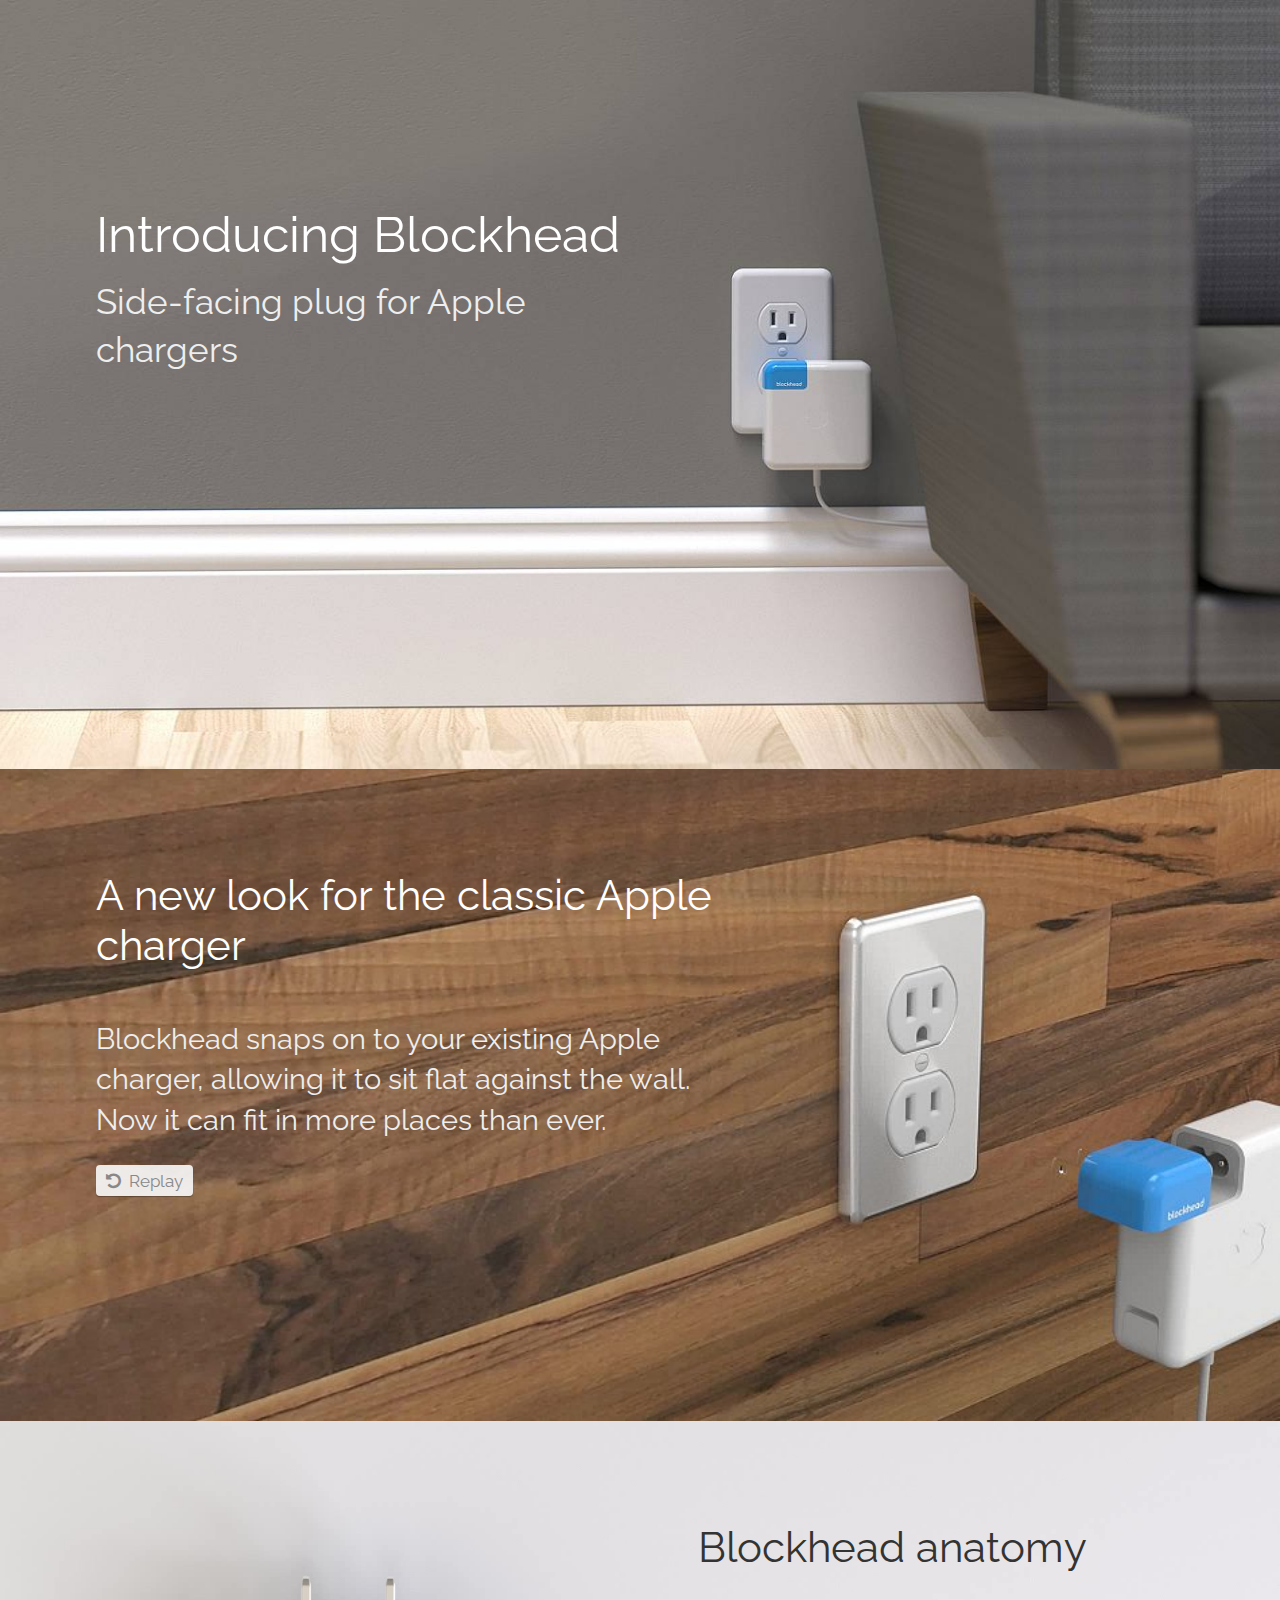
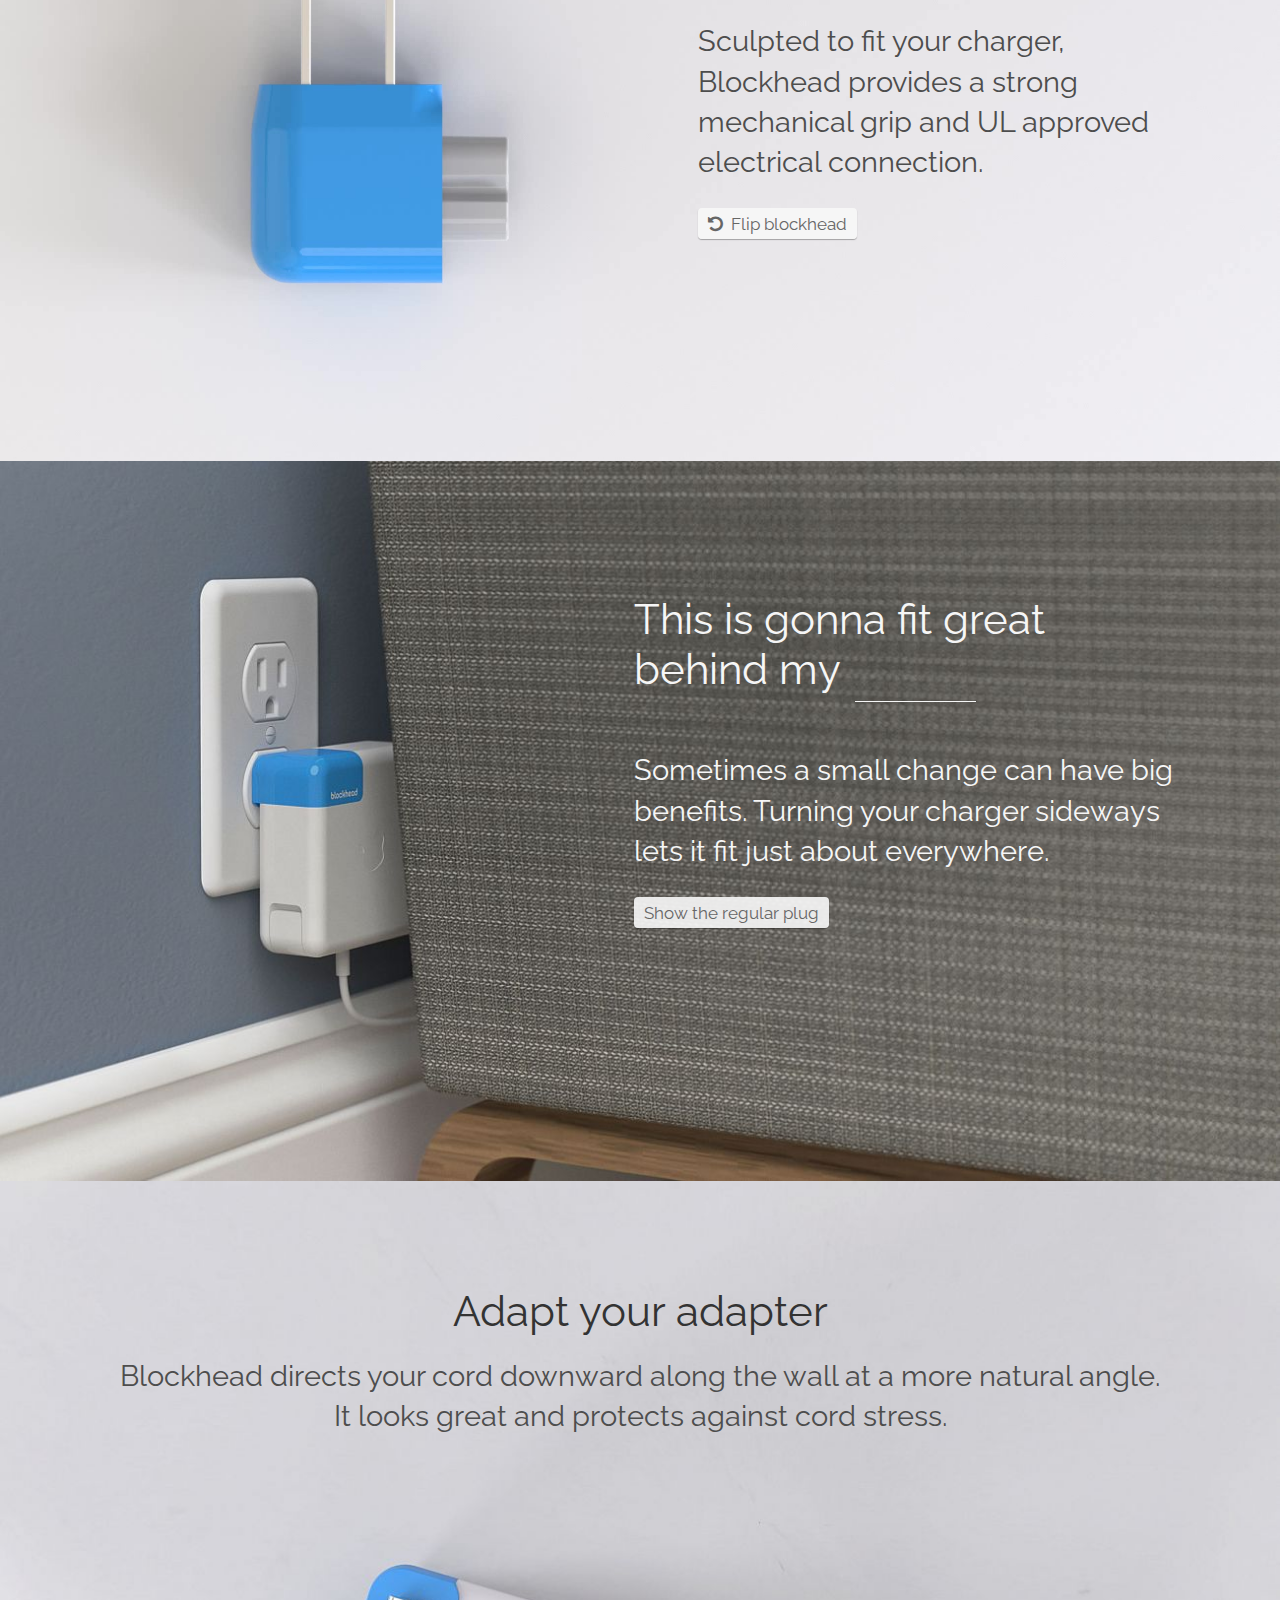
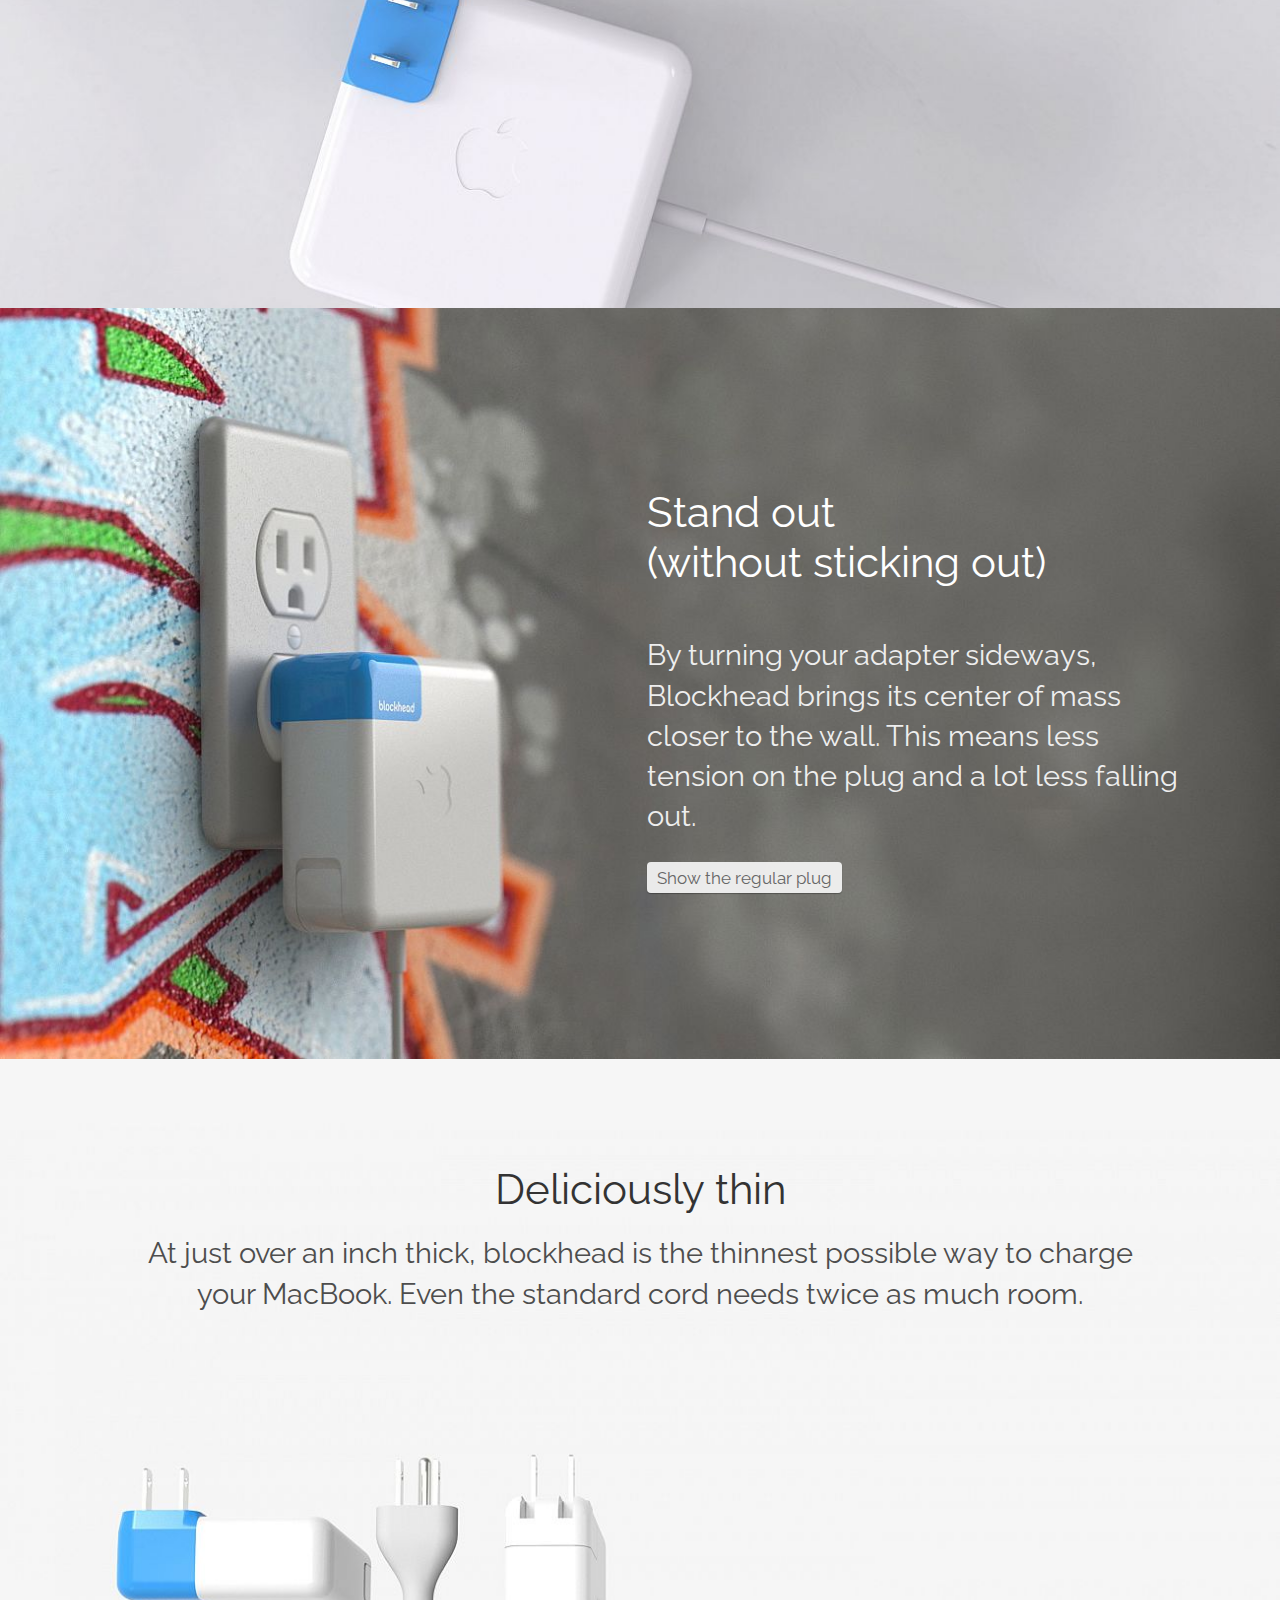
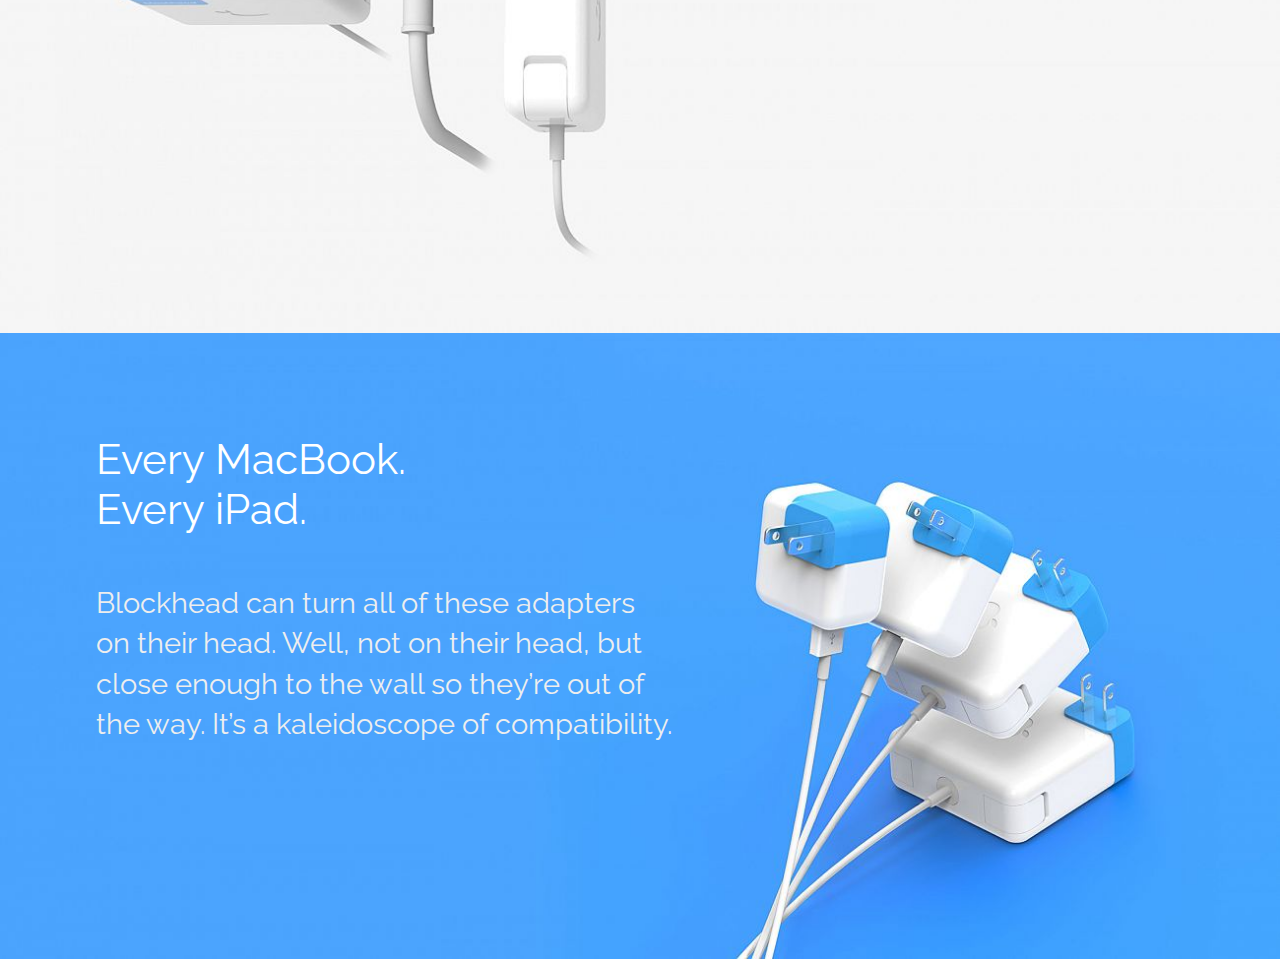
<file: plux.html>
<html xmlns="http://www.w3.org/1999/xhtml" xml:lang="en" lang="en">
<head>
	<title>Blockhead - Turn your charger so it fits in more places</title>
	<meta name="description" content="Side-facing plug for Apple chargers. Turn your Apple charger sideways so it fits in more places." />
	<link rel="canonical" href="http://tenonedesign.com/blockhead.php" />
			<meta charset="UTF-8">

			<meta name="viewport" content="width=device-width, initial-scale=1">
	
	<link href="https://maxcdn.bootstrapcdn.com/font-awesome/4.6.3/css/font-awesome.min.css" rel="stylesheet">
	<link rel="stylesheet" href="./css/jquery.lightbox.css" type="text/css" media="screen" />
	<link rel="stylesheet" href="./script/swipebox-master_src/css/swipebox.min.css">
	
		<link rel="stylesheet" href="./css/main.1463882135.css" type="text/css" media="screen" />
		<link rel="shortcut icon" href="./favicon.ico?v=4" />
    
    <link href='https://fonts.googleapis.com/css?family=Raleway' rel='stylesheet' type='text/css'>
	
	<script src="https://code.jquery.com/jquery-3.0.0.js" type="text/javascript"></script>
	
	<script src="./script/jquery.cookie.js" type="text/javascript"></script>
	<script src="./script/jquery.lightbox.min.js" type="text/javascript"></script>
	<script src="./script/swipebox-master_src/js/jquery.swipebox.min.js" type="text/javascript"></script>
    
    <script src="./script/tenone.1467135934.js" type="text/javascript"></script>
	
		<style type="text/css" media="screen">

.t1AddToCartButton { background-color: rgba(179,176,176,1); }

.t1AddToCartButton { background-color: rgba(106, 183, 116,1); }
.t1AddToCartButton { background-color: rgba(143, 156, 164,1); }


.t1PreviewBanner { position: relative; top: 0; width: 100%; padding: calc(50px + 2%) 5% 2% 5%; text-align: center; z-index: 40; background-color: rgba(47, 88, 143, 0.8); color: white; }
.t1PreviewBanner img { margin-bottom: 20px; }
.t1PreviewBanner p { margin: 0; }
.t1PreviewCloseLink { position: absolute; bottom: 0px; right: 5px; color: #fff; cursor: pointer; }
.t1PreviewCloseLink:hover { color: rgb(42, 171, 227); }

.productAnswer .footerEmailNotification { margin: 0; width: 100%; overflow: auto; }
.productAnswer .footerEmailNotification input { border-color: #888; color: #888; }
.productAnswer .footerEmailNotification button { border-color: #888; color: #888; }
.productAnswer .footerEmailNotification button:hover { color: white; }
.productAnswer .footerEmailNotificationMessage { text-align: left; width: 40%; }

.pdrvideoshow { transition-duration: 0; transition: none; }
.pdrtextafter { padding-top: 10%; padding-bottom: 20%; }
.pdrVideoRestart { font-size: 0.8em; }
.pdrtext .t1Button { font-size: 0.6em; margin-top: 2vw; margin-left: 0; }
.t1Button { background-color: rgba(247, 247, 247, 0.91); }

.pdrfeaturelist { width: 44%; }
.pdrfeaturefeatures { padding-bottom: 0px; }
.pdrfeaturefeatures .pdrtext { position: absolute; opacity: 0; transition: all 0.5s ease-in-out; z-index:40; }
.pdrfeaturefeatures.pdrnoinlinevideo .pdrtext { opacity: 1; }
.pdrfeaturefeatures .pdrfeaturesshow { opacity: 1; }


.blockheadHero .pdrtext { font-size: 1.2em; }
.blockheadHero .pdrtitleleft { margin-top: 16%; width: 50%; }
.blockheadHero .pdrsubtitleleft { margin-top: 1%; }
.blockheadHero .pdrtitleright { margin-top: 24%; margin-right: 5%; width: 39%; }
.blockheadHero .pdrsubtitleright { margin-top: 0.5%; margin-right: 5%; width: 39%; }
/*.blockheadHero .pdrimage { width: 115%; margin: -10% 0 -5.8% -10%; }*/
.blockheadHero { overflow: hidden; position: relative; }

.blockheadVideo .pdrtitleleft { width: 50%; }
.blockheadVideo .pdrsubtitleleft { width: 50%; }
.blockheadVideo .pdrtextafter .pdrVideoRestart { margin-left: 0; }

.blockheadFitGreat .pdrtitleright { width: 43%; margin-top: 9%; color: #F6F6F6; }
.blockheadFitGreat .pdrsubtitleright { width: 43%; color: #F6F6F6; }
.blockheadFitGreat .rotateTextBefore { float: left; clear: left; }
.blockheadFitGreat .rotateTextWrap {
		float: left; 
		width: 103px;
		height: 6vw; 
		margin-left: 2.5%;
		border-bottom: 1px solid #F6F6F6; 
		overflow: hidden;
		white-space: nowrap;
		/*display: inline;*/
		transition: all 0.8s ease-in-out;
}
.blockheadFitGreat .rotateText { 
	transition: all 0.5s ease-in-out;
	 position: relative; top: 25px;
		/*display: inline;*/
}

.blockheadAdapt { position: relative; }
.blockheadAdaptSVGHolder { width: 100%; height: 100%; position: absolute; top: 0; left: 0; }


.blockheadAnatomy .pdrtitleright { width: 38%; }
.blockheadAnatomy .pdrsubtitleright { width: 38%; }
.blockheadAnatomySVGHolder { width: 100%; position: absolute; top: 0; left: 0; }
.blockheadAnatomyLeaderLabel { position: absolute; color: #444; font-family: 'Raleway', sans-serif; font-size: 1.6vw; z-index: 34; opacity: 0; transition: none; }
.blockheadAnatomyLeaderLabelShow { opacity: 1; transition: opacity 0.5s 1.21s ease-in-out; }
.blockheadAnatomyLeaderLabel1 { top: 8.2%; left: 32.2%; }
.blockheadAnatomyLeaderLabel2 { top: 37.3%; left: 6.9%; text-align: right; }
.blockheadAnatomyLeaderLabel3 { top: 23%; left: 10%; }
.blockheadAnatomyLeaderLabel4 { top: 17.5%; left: 36%; }

.blockheadStandOut .pdrtitleright { width: 42%; margin-top: 14%; }
.blockheadStandOut .pdrsubtitleright { width: 42%; }

.blockheadComparison { background-color: #f6f6f6; }
.blockheadComparisonShiftableHolder { margin-top: 5%; width: 100%; position: absolute; left: 0; top: 0; }
.blockheadComparisonImageAspectMatch { padding-bottom: 63%; }
.blockheadComparison .pdrimage { margin-top: 5%; }
.blockheadComparisonChart { position: absolute; top: 46%; left: 55%; width: 45%; height: 50%; }
.blockheadComparisonChartLabels { opacity: 0; color: white; font-family: 'Raleway', sans-serif; font-size: 1.6vw; position: absolute; top: 0; left: 0; width: 100%; height: 100%; z-index: 40; transition: opacity 1s ease-in-out; }
.blockheadComparisonChartLabelsShow { opacity: 1; }
.blockheadComparisonChartLabels div { position: absolute; }
.blockheadComparisonChartLabel1 { top: 12%; left: 4%; }
.blockheadComparisonChartLabel2 { top: 12%; left: 27%; color: #666; }
.blockheadComparisonChartLabel3 { top: 34%; left: 4%; }
.blockheadComparisonChartLabel4 { top: 34%; left: 54%; color: #666; }
.blockheadComparisonChartLabel5 { top: 56%; left: 4%; }
.blockheadComparisonChartLabel6 { top: 56%; left: 77%; color: #666; }

.blockheadKaleidoscope .pdrtitleleft { width: 50%; }
.blockheadKaleidoscope .pdrsubtitleleft { width: 45%; }


.pdraddtocartproducts { margin: 0; padding: 0 0 0 1%; width: 100%; }
.pdraddtocartproduct { margin: 6% 0; width: 40%; }


@media (min-width: 1300px) {
	.blockheadComparisonChartLabels { font-size: 20.8px; }
	.blockheadComparisonShiftableHolder { margin-top: 0; }
	.blockheadComparison .pdrimage { margin-top: 0; }
}

@media (min-width: 950px) {
	.blockheadFitGreat .pdrtitleright { margin-top: 10.5%; }
	.blockheadFitGreat .rotateTextWrap { height: 57px; }
}


@media (max-width: 700px) {
	.pdraddtocartproducts { padding: 0; }
	.pdraddtocartproduct { margin: 5% 0 5% 14%; width: 80%; }
	.blockheadComparisonShiftableHolder { margin-top: 10%; }
	.blockheadComparison .pdrimage { margin-top: 10%; }
}

@media (max-width: 480px) {
	
	.pdrtext .t1Button { font-size: 1.0em; margin-top: 4vw; }
	
	.blockheadHero .pdrimage { width: 219%; transform:rotate(0deg); margin-bottom: 0%; margin-left: -109%; }
	.blockheadHero .watchDotFader { top: 75.56%; left: 34.6vw; width: 1.111%; }
	.blockheadHero .pdrtext { text-shadow: none; font-size: 1.3em; }
	.blockheadHero .pdrtitleleft { margin-top: 14%; width: 84%; }
	.blockheadHero .pdrsubtitleleft { font-size: 0.9em; }
	.blockheadHero .pdrsubtitleleft { width: 84%; }
	
	
	.blockheadVideo .pdrtext .pdrVideoRestart { display: none; }
	.blockheadVideo .pdrtitleleft { margin-top: 83%; width: 70%; }
	.blockheadVideo .pdrimagevideoend, .blockheadVideo figure { width: 200%; margin-left: -97%; }
	.blockheadVideo .pdrtextafter { margin-top: -1px; background-color: rgb(68, 59, 51); }
	.blockheadVideo .pdrtextafter { margin-top: -1px; background-color: #cccac3; color: #493C2C; }
	.blockheadVideo .pdrtextafter .pdrVideoRestart { margin-top: 4%; }
	
	.blockheadFitGreat .rotateTextWrap { height: 32px; }
	.blockheadFitGreat .pdrtitleright { width: 53%; margin-top: 22%; }
	.blockheadFitGreat .pdrsubtitleright { width: 53%; font-size: 1.0em; }
	.blockheadFitGreat .pdrimage { width: 200%; margin-left: -30%; }

	.blockheadAdapt { overflow: hidden; }
	.blockheadAdapt .pdrimage { width: 130%; margin-left: -15%; margin-top: -10%; }
	.blockheadAdaptSVGHolder { width: 130%; margin-left: -15%; margin-top: -10%; }
	.blockheadAdapt .pdrtextafter { color: #444; background-color: rgb(246, 246, 246); }
	.blockheadAdapt .pdrtextafter { 
		color: #444;
		background-color: rgb(174, 168, 185); 
		background-image: url("./images/pd_blockhead_above.jpg");
		background-position: left top;
		background-size: 208% auto;
	}
	
	.blockheadAnatomy .pdrtitleright { display: none; }
	.blockheadAnatomy .pdrimage { width: 180%; }
	.blockheadAnatomy .blockheadAnatomySVGHolder { width: 180%; }
	.blockheadAnatomy .pdrtextafter { background-color: #e9e8ed; color: #666; margin-top: -5%; padding-top: 0; }
	.blockheadAnatomy .pdrtextafter .pdrtitleleft { width: 100%; margin-left: 0; margin-top: 0; }
	.blockheadAnatomyLeaderLabel { font-size: 2.8vw; }
	
	.blockheadStandOut .pdrimage { width: 150%; margin-left: -9%; }
	.blockheadStandOut .pdrtextafter { background-color: rgb(99, 99, 95); background-image: url("./images/pd_blockhead_stand_out.jpg"); background-position: right; background-size: 207%; }
	
	.blockheadComparisonChartLabels { font-size: 3.1vw; }
	.blockheadComparisonShiftableHolder { width: 179%; margin-top: 40%; margin-left: -81%; }
	.blockheadComparison .pdrimage { width: 168%; margin-top: 5%; margin-bottom: 42%; }
	
	.blockheadKaleidoscope { background-color: rgb(79, 167, 255); }
	.blockheadKaleidoscope .pdrtextafter { background-color: rgb(64, 149, 252); }
	.blockheadKaleidoscope .pdrtitleleft { width: 88%; text-align: left; }
	.blockheadKaleidoscope .pdrimage { width: 200%; margin-left: -93%; margin-top: 13%; }
	
}

@media (max-width: 374px) {
	.blockheadFitGreat .pdrtitleright { font-size: 1.17em; }
	.blockheadComparisonShiftableHolder { margin-top: 50%; }
	.blockheadComparison .pdrimage { margin-top: 40px; }
}


</style>

</head>
    
<body id="blockhead" class="productPage">

<div class="t1Overlay genericOverlay">
<div class="t1OverlayTitle"><div class="t1RemoveButton"><i class="fa fa-times"></i></div></div>
<div class="t1OverlayContent">
</div>
</div>
<div id="container">
	<div id="content">
		<div class="productDetailContainer hires" id="productDetailContainerblockhead">	
		<div class="productDetailDottedDivider hidden"><ul class="productDetailMenu"><li></li></ul></div><div class="productDetailContent"><div class="productDetailSinglePage" id="productDetailPage">

<div class="pdrfeature clearfix blockheadHero">
	<div class="pdrtext clearfix">
		<p class="pdrtitleleft pdrtextlight">Introducing Blockhead</p>
		<p class="pdrsubtitleleft pdrtextlight">
			Side-facing plug for Apple chargers
		</p>
	</div>
    <img class="inlineThumb pdrimage" style="" data-slir-quality="100" data-slir-path="images/pd_blockhead_straight_kent.jpg" src="[data-uri]" alt="Blockhead hero">
</div>

<div class="pdrfeature clearfix pdrtextmoves blockheadVideo">
	<div class="pdrtext">
		<p class="pdrtitleleft pdrtextlight">A new look for the classic Apple charger</p>
		<p class="pdrsubtitleleft pdrtextlight">
			Blockhead snaps on to your existing Apple charger, allowing it to sit flat against the wall. Now it can fit in more places than ever.
			<br />
			<span class="t1Button pdrVideoRestart"><i class="fa fa-rotate-left"></i>  Replay</span>
		</p>

		<div class="t1Button pdrVideoRestart hidden">Play video</div>
		<div class="t1Button pdrScrollToPurchasingOptions hidden">See color options</div>
	</div>

	<figure >
   <video class="pdrvideo pdrvideoshow" id="blockheadVideo" preload="auto" poster="./images/pd_blockhead_video_poster.jpg" webkit-playsinline playsinline>
      <source src="https://tenonedesign.com/images/pd_blockhead_video.webm" type="video/webm"><source src="https://tenonedesign.com/images/pd_blockhead_video.mp4" type="video/mp4">
   </video>
   <figcaption></figcaption>
</figure>
<img class="pdrimage pdrimagevideoend" src="./images/pd_blockhead_video_final.jpg">
	
	<div class="pdrVideoControls"><div class="t1Button pdrVideoPlay">Play video</div></div>
	
	<div class="pdrtextafter">
		<div>Blockhead snaps on to your existing Apple charger allowing it to sit flat against the wall. Now it can fit in more places than ever.</div>
		<div class="t1Button pdrVideoRestart">Play video</div>
	</div>
</div>

<div class="pdrfeature clearfix pdrtextmoves blockheadAnatomy">
	<div class="pdrtext clearfix">
		<p class="pdrtitleright">Blockhead anatomy</p>
		<p class="pdrsubtitleright">
			Sculpted to fit your charger, Blockhead provides a strong mechanical grip and UL approved electrical connection.
			<br />
			<span class="t1Button blockheadFlip"><i class="fa fa-rotate-left"></i>  Flip blockhead</span>
		</p>
	</div>
	<div class="pdrimage mjpegPlayer" data-url="./images/pd_blockhead_anatomy.mjpeg" data-framerate="30" data-loop="loop"><div class="mjpegPlayerPlaceholder" style="padding-bottom: 53.9%;"></div></div>
	<div class="blockheadAnatomySVGHolder">
		<div class="aspectPlaceholder" style="padding-bottom: 53.9%;"></div>
		<div class="blockheadAnatomyLeaderLabel blockheadAnatomyLeaderLabel1">NEMA1-15<br />plug style</div>
		<div class="blockheadAnatomyLeaderLabel blockheadAnatomyLeaderLabel2">Durable ABS<br />shell structure</div>
		<div class="blockheadAnatomyLeaderLabel blockheadAnatomyLeaderLabel3">IEC 60320-C7<br />plug style</div>
		<div class="blockheadAnatomyLeaderLabel blockheadAnatomyLeaderLabel4">Apple charger<br />mechanical slide</div>
	</div>
	<div class="pdrtextafter">
		<p class="pdrtitleleft">Blockhead anatomy</p><br />
			Sculpted to fit your charger, Blockhead provides a strong mechanical grip and UL approved electrical connection.
		<br >
		<span class="t1Button blockheadFlip"><i class="fa fa-rotate-left"></i>  Flip blockhead</span>
	</div>
</div>
        <div class="pdrfeature clearfix blockheadFitGreat">
	<div class="pdrtext clearfix">
		<div class="pdrtitleright pdrtextlight"><div class="rotateTextBefore">This is gonna fit great</div> <div class="rotateTextBefore">behind my</div> <div class="rotateTextWrap"><div class='rotateText' data-words='[
			"couch","bookcase","stove","chair","bed","table","television","cabinet","vanity","airplane seat","shelf","nightstand","microwave","coffee maker","armoire","crib","chest","buffet","bureau","butler’s table","butterfly table","daybed","sofa","futon","china cabinet","entertainment center","headboard","hutch","recliner","loveseat","ottoman","pedestal table","vinyl collection","recliner sofa","trundle bed","windsor chair","bean bag","stool","bar","island","bench","pinball machine","jukebox","speakers","changing table","writing desk","drawing board","workbench","washstand","baker’s rack","coat rack","safe","wardrobe","bar stool","rocking chair","captain’s chair","cot","cradle","pack n’ play","air mattress","curtains","hat stand","high chair","hope chest","game table","grandfather clock","glider rocker","piano","waterbed","wing chair","floor lamp","lounger","lift chair","butcher block","file cabinet","end table","easy chair","easel","fatueuil","sconce","secretary sofa","tea cart","ladder back chair","bedside table","dressing table","drink cabinet","radiator","house plant","sideboards","toy box","trunk","craft cabinet","chaise lounge","bunk bed","brewster chair","canopy bed","comb back chair","umbrella stand","keg","hogarth chair","lingerie chest","sewing table","cat tree"
			]'>couch</div></div></div>
		<p class="pdrsubtitleright pdrtextlight">
			Sometimes a small change can have big benefits.  Turning your charger sideways lets it fit just about everywhere.
			<br />
			<span class="t1Button showAltImage" data-button-text-off="Show the regular plug" data-button-text-on="Put Blockhead back - please!" data-alt-source="./images/pd_blockhead_couch_kent_alt.jpg">Show the regular plug</span>
		</p>
	</div>
	<img class="inlineThumb pdrimage" src="./images/pd_blockhead_couch_kent.jpg" alt="Fits great everywhere">
</div>

<div class="pdrfeature clearfix pdrtextmoves blockheadAdapt" style="background-color: #f6f6f6;">
	<div class="pdrtext clearfix">
		<p class="pdrtitlecentered">Adapt your adapter</p>
		<p class="pdrsubtitlecentered">
			Blockhead directs your cord downward along the wall at a more natural angle. It looks great and protects against cord stress.
		</p>
		<p class="pdrsubtitlecentered hidden" style="margin-top: 12%;">This page left intentionally blank so you can ponder how the Apple adapter is over 10 years old and nobody has made this before. </p>
		
	</div>
	<img class="inlineThumb pdrimage" style="-webkit-transition : -webkit-filter 2000ms ease-in-out; transition: filter 2000ms ease-in-out;" src="./images/pd_blockhead_above.jpg" alt="Adapt your adapter">
	<div class="blockheadAdaptSVGHolder"></div>
	<div class="pdrtextafter">
		Blockhead directs your cord downward along the wall at a more natural angle. It looks great and protects against cord stress.
	</div>
</div>

<div class="pdrfeature clearfix pdrtextmoves blockheadStandOut">
	<div class="pdrtext clearfix">
		<p class="pdrtitleright pdrtextlight">Stand out<br />(without sticking out)</p>
		<p class="pdrsubtitleright pdrtextlight">
			By turning your adapter sideways, Blockhead brings its center of mass closer to the wall.
			This means less tension on the plug and a lot less falling out.
			<br >
			<span class="t1Button showAltImage" data-button-text-off="Show the regular plug" data-button-text-on="Put Blockhead back - please!" data-alt-source="./images/pd_blockhead_stand_out_alt.jpg">Show the regular plug</span>
		</p>
	</div>
	<img class="inlineThumb pdrimage" src="images/pd_blockhead_stand_out.jpg" alt="Fits great everywhere">
	<div class="pdrtextafter">
			By turning your adapter sideways, Blockhead brings its center of mass closer to the wall.
			This means less tension on the plug and a lot less falling out.
			<br >
			<span class="t1Button showAltImage" data-button-text-off="Show the regular plug" data-button-text-on="Put Blockhead back - please!" data-alt-source="./images/pd_blockhead_stand_out_alt.jpg">Show the regular plug</span>
	</div>
</div>

<div class="pdrfeature clearfix blockheadComparison">
	<div class="pdrtext clearfix">
		<p class="pdrtitlecentered">Deliciously thin</p>
		<p class="pdrsubtitlecentered">
			At just over an inch thick, blockhead is the thinnest possible way to charge your MacBook.  Even the standard cord needs twice as much room.
		</p>
	</div>
	<div class="blockheadComparisonShiftableHolder">
		<div class="blockheadComparisonImageAspectMatch"></div>
		<div class="blockheadComparisonChart">
			<div class="blockheadComparisonChartLabels">
				<div class="blockheadComparisonChartLabel1">Blockhead</div>
				<div class="blockheadComparisonChartLabel2">1.2”</div>
				<div class="blockheadComparisonChartLabel3">Supplied power cord</div>
				<div class="blockheadComparisonChartLabel4">2.6”</div>
				<div class="blockheadComparisonChartLabel5">Standard 60w power adapter plug</div>
				<div class="blockheadComparisonChartLabel6">3.8”</div>
			</div>
		</div>
	</div>
	<img class="inlineThumb pdrimage" src="images/pd_blockhead_comparison.jpg" alt="Compare blockhead">
</div>

<div class="pdrfeature clearfix pdrtextmoves blockheadKaleidoscope">
	<div class="pdrtext clearfix">
		<p class="pdrtitleleft pdrtextlight">Every MacBook.<br />Every iPad.</p>
		<p class="pdrsubtitleleft pdrtextlight">
			Blockhead can turn all of these adapters on their head.  
			Well, not on their head, but close enough to the wall so they’re out of the way.  
			It’s a kaleidoscope of compatibility.
		</p>
	</div>
	<img class="inlineThumb pdrimage" src="./images/pd_blockhead_kaleidoscope.jpg" alt="Kaleidoscope of blockhead">
	<div class="pdrtextafter">
			Blockhead can turn all of these adapters on their head.  
			Well, not on their head, but close enough to the wall so they’re out of the way.  
			It’s a kaleidoscope of compatibility.
	</div>
</div>

</div></div></div>	</div>
</div>
    
<script src="./script/jquery.clipchamp.mjpeg.player.js" type="text/javascript"></script>
<script type="text/javascript" charset="utf-8">(function() {


$(window).on("load",function() {

	// Draw and animate blockhead anatomy section (requires clipchamp include)
	// 
	function removeAnatomyAnnotations() {
		$('.blockheadAnatomy svg').remove();
		$(".blockheadAnatomyLeaderLabel").removeClass("blockheadAnatomyLeaderLabelShow");
	}
	function drawAnatomyTop() {
		animateLineInContainerWidthFromPointToPointWidthLinecapColorDurationDelayEasing($(".blockheadAnatomySVGHolder")[0],1300,228,410,203,385,4,"round","rgba(128,128,128,1.0)",600,0,"ease-in");
		animateLineInContainerWidthFromPointToPointWidthLinecapColorDurationDelayEasing($(".blockheadAnatomySVGHolder")[0],1300,203,385,203,330,4,"round","rgba(128,128,128,1.0)",600,600,"ease-out");
		animateLineInContainerWidthFromPointToPointWidthLinecapColorDurationDelayEasing($(".blockheadAnatomySVGHolder")[0],1300,315,131,343,103,4,"round","rgba(128,128,128,1.0)",600,0,"ease-in");
		animateLineInContainerWidthFromPointToPointWidthLinecapColorDurationDelayEasing($(".blockheadAnatomySVGHolder")[0],1300,343,103,400,103,4,"round","rgba(128,128,128,1.0)",600,600,"ease-out");
		$(".blockheadAnatomyLeaderLabel1").addClass("blockheadAnatomyLeaderLabelShow");
		$(".blockheadAnatomyLeaderLabel2").addClass("blockheadAnatomyLeaderLabelShow");
	}
	function drawAnatomyBottom() {
		animateLineInContainerWidthFromPointToPointWidthLinecapColorDurationDelayEasing($(".blockheadAnatomySVGHolder")[0],1300,177,335,134,292,4,"round","rgba(128,128,128,1.0)",600,0,"ease-in");
		animateLineInContainerWidthFromPointToPointWidthLinecapColorDurationDelayEasing($(".blockheadAnatomySVGHolder")[0],1300,134,292,134,232,4,"round","rgba(128,128,128,1.0)",600,600,"ease-out");
		animateLineInContainerWidthFromPointToPointWidthLinecapColorDurationDelayEasing($(".blockheadAnatomySVGHolder")[0],1300,390,354,472,272,4,"round","rgba(128,128,128,1.0)",600,0,"ease-in");
		animateLineInContainerWidthFromPointToPointWidthLinecapColorDurationDelayEasing($(".blockheadAnatomySVGHolder")[0],1300,472,272,472,190,4,"round","rgba(128,128,128,1.0)",600,600,"ease-out");
		$(".blockheadAnatomyLeaderLabel3").addClass("blockheadAnatomyLeaderLabelShow");
		$(".blockheadAnatomyLeaderLabel4").addClass("blockheadAnatomyLeaderLabelShow");
	}
	anatomySectionPlayerForElementWithTopBottomCallbacks($('.blockheadAnatomy'),$(".blockheadFlip"),drawAnatomyTop,drawAnatomyBottom,removeAnatomyAnnotations);



	// draw the chart that compares thickness of blockhead and a few other options
	// 
	var chartContainer = $(".blockheadComparisonChart")[0];
	actionForElementCenterEnterViewport(chartContainer,function() {
		var bar1Width = 150;
		var bar2Width = 150 * 2.6 / 1.2;
		var bar3Width = 150 * 3.8 / 1.2;
		animateLineInContainerWidthFromPointToPointWidthLinecapColorDurationDelayEasing(chartContainer,650,1,330,1,0,2,"square","rgba(210,210,210,1.0)",800,0,"ease-in-out");
		animateLineInContainerWidthFromPointToPointWidthLinecapColorDurationDelayEasing(chartContainer,650,1,330,501,330,2,"square","rgba(210,210,210,1.0)",800,0,"ease-in-out");
		animateLineInContainerWidthFromPointToPointWidthLinecapColorDurationDelayEasing(chartContainer,650,1,70,1 + bar1Width,70,80,"butt","rgba(80,166,252,1.0)",800,880,"ease-in-out");
		animateLineInContainerWidthFromPointToPointWidthLinecapColorDurationDelayEasing(chartContainer,650,1,170,1 + bar2Width,170,80,"butt","rgba(252,163,78,1.0)",800,880,"ease-in-out");
		animateLineInContainerWidthFromPointToPointWidthLinecapColorDurationDelayEasing(chartContainer,650,1,270,1 + bar3Width,270,80,"butt","rgba(147,175,36,1.0)",800,880,"ease-in-out");
		setTimeout(function() { $(".blockheadComparisonChartLabels").addClass("blockheadComparisonChartLabelsShow"); }, 1750);
	});
	
	// draw arrow along adapter cord
	//
	var arrowContainer = $(".blockheadAdaptSVGHolder")[0];
	actionForElementCenterEnterViewport(arrowContainer,function() {
		var angle = 0.3;	// ~17 degrees
		var startX = 700;
		var startY = 617;
		var length = 200;
		var endX = startX + Math.cos(angle) * length;
		var endY = startY + Math.sin(angle) * length;
		animateLineInContainerWidthFromPointToPointWidthLinecapColorDurationDelayEasing(arrowContainer,1300,startX,startY,endX,endY,3,"round","rgba(125,125,125,1.0)",1800,200,"ease-in-out");
		animateLineInContainerWidthFromPointToPointWidthLinecapColorDurationDelayEasing(arrowContainer,1300,endX,endY,endX-18,endY-10,3,"round","rgba(125,125,125,1.0)",300,2000,"ease-in-out");
		animateLineInContainerWidthFromPointToPointWidthLinecapColorDurationDelayEasing(arrowContainer,1300,endX,endY,endX-19,endY-8,3,"round","rgba(125,125,125,1.0)",300,2000,"ease-in-out");
	});
	
	
	// animate in all the things that blockhead fits great behind
	// 
	var stepsArray = [];
	var words = JSON.parse($(".rotateText").attr("data-words"));
	for (var i = 0; i < words.length; i++) {
		stepsArray.push({"text":words[i],"interval":2300,"containerElement":$(".rotateTextWrap")[0]});
	}

	startAnimation({
		startDelay: 300,
		repeat: true,
		step: 0,
		steps: stepsArray,
		stepHandler: function(animation) {
			var currentStep = this;
			var containerElement = currentStep["containerElement"];
			var innerElement = containerElement.firstChild;
			var width = widthOfRenderedStringInDiv(currentStep["text"],$(innerElement));
			var abortStep = elementWidthWillCauseWrap(containerElement, width);
			if (abortStep) {
				animation["step"]++;
				this["interval"] = 0;
				return;
			}

			$(containerElement).css("width",width+"px");
			$(innerElement).css("opacity","0");
			
			setTimeout(function() {
				$(innerElement).css("transition", "none");
				$(innerElement).css("opacity","1");
				$(innerElement).css("top","45px");
				innerElement.innerHTML = currentStep["text"];
				var height = innerElement.offsetHeight; // force redraw to force move
				$(innerElement).css("transition", "all 0.5s ease-in-out");
				$(innerElement).css("top","0px");
			},800);
		},
		completionHandler: function() {},
	});
	
	function elementWidthWillCauseWrap(element, width) {
		var oldTransitionDuration = $(element).css("transition-duration");
		var oldWidth = $(element).css("width");
		$(element).css("transition-duration","0s");
		$(element).css("width","1px");	// to unwrap if it is somehow already wrapped
		var unwrappedOffset = element.offsetTop;
		$(element).css("width",width+"px");
		var newOffset = element.offsetTop;
		$(element).css("width",oldWidth);
		var unused = element.offsetTop; // force width to update before transition goes back on
		$(element).css("transition-duration",oldTransitionDuration);
		return (newOffset > unwrappedOffset);
	}
	
	
	
	
	// pdrvideo handling
	//
	
	var aVideo = $("#blockheadVideo")[0];
	setupVideo(aVideo);
	bindVideoCompletionHandler(aVideo,function() {
		// console.log("completion handler run");
		// doing extra work because the video
		// causes massive site redraw in webkit during the word animation in another section
		// but only when the video is in the render tree or whatever
		// let things animate first
		setTimeout(function() {
			$(aVideo).parents(".pdrfeature").find(".pdrimagevideoend").css("position","relative");
			$(aVideo).css("display","none");
		},2000);	// 2000 is long enought to let you get to iPhone done button before video disappears from fullscreen player
	});
	
	
	// if > 700 (videoShouldTryAutostarting()), set up for autoplay with button fallback
	// else set up for showing features and a play/replay button
	if (viewportGreaterThan(480)) { 
		startVideoWhenElementCenterEntersViewport(aVideo,aVideo);
		// will display start button if player tries to start then fails
	}
	else {
		// for smaller screens, display the features with a play or restart button
		$(".pdrimagevideoend").addClass("pdrimagevideoendshow");
	}

	bindRestartOfVideoToSelectorStringDelayAction(aVideo,".pdrVideoRestart",800,function() {
		showFirstFrameOfVideo(aVideo);
		$(aVideo).css("display","block");	// in case it be hidden on smaller screens or causing render problems
		$(aVideo).parents(".pdrfeature").find(".pdrimagevideoend").css("position","absolute");	// further undoing work to stop render problems

	});
	bindRestartOfVideoToSelectorStringDelayAction(aVideo,".pdrVideoPlay",function() {
		$(aVideo).css("display","block");
	});
	

});

})();</script></body>
</html>
</file>
<file: css/main.1463882135.css>
/* -------------------------------------------------------------------------- global */
/*	good note on font embedding: http://www.marinbezhanov.com/web-development/16/how-to-embed-webfonts-properly-and-how-to-solve-the-ambiguous-css3111-font-face-encountered-unknown-error/*/
/* alternative: Aller by Dalton Maag */
/* alternative: Interface by Dalton Maag */
/*
@font-face{
    font-family: 'Raleway', sans-serif;
}
@font-face{
    font-family: FreightSansProBook-Italic;
    src: url('/media/fonts/freigsanprobookit.ttf');
}
@font-face{
    font-family: FreightSansProLight-Italic;
    src: url('/media/fonts/freigsanproligit.ttf');
}
@font-face{
    font-family: CenturyGothic;
    src: url('/media/fonts/century_gothic_regular.ttf');
}
@font-face{
    font-family: AllerLight;
    src: url('/media/fonts/Aller_Std_Lt.ttf');
}*/
body { margin: 0; padding: 0; line-height: 150%; background-color: rgb(240,240,240); color: #222; }
#pageBg { width: 100%; position: absolute; top: 0px; height: 148px;}

/* used to determine if an element has a css-specified width or not before resizing for retina displays */
/* http://stackoverflow.com/questions/4105355/jquery-javascript-csswidth-check-if-style-is-defined-in-css */
.default_width_check { width: 12345px; height: 12345px; }

/** {
    -webkit-box-sizing: border-box;
    -moz-box-sizing: border-box;
    -ms-box-sizing: border-box;
    -o-box-sizing: border-box;
    box-sizing: border-box;
}*/

*, *:before, *:after {
  -webkit-box-sizing: border-box; 
  -moz-box-sizing: border-box; 
  box-sizing: border-box;
}

/* -------------------------------------------------------------------------- typography */

/*body { font-family: "Lucida Grande", Verdana, sans-serif; font-size: small; }*/
body { font: normal 1.3em/1.38 'Raleway', sans-serif; -webkit-font-smoothing:subpixel-antialiased; }
.quote { font-style: italic; }
.quoteAttribution { font-weight: bold }


/* basically no browser support other than firefox chrome, and it wasn't working there either probably needs some review of syntax.  Also, these statements appear to turn off other font features like ligatures. */
/*.liningNumbers {
	-moz-font-feature-settings:"lnum" 1;
	-moz-font-feature-settings:"lnum=1";
	-ms-font-feature-settings:"lnum" 1;
	-o-font-feature-settings:"lnum" 1;
	-webkit-font-feature-settings:"lnum" 1;
	font-feature-settings:"lnum" 1;
}*/


/* -------------------------------------------------------------------------- links */

a:link, a:active { color: inherit; text-decoration: none; }
a:visited { color: inherit; }
a:focus { outline: none;}
a:hover { text-decoration: underline; }
.obviousLink { text-decoration: underline; }
.shipButton { float: left; padding: 3px; border: 1px solid #aaa; background-color: #f4f4f4; cursor: pointer; margin-right: 3px; }
.t1Button { font-family: 'Raleway', sans-serif; color: #666; float: left; padding: 4px 10px 3px 10px; border: none; cursor: pointer; margin: 6px 10px 6px 0; text-align: center; background-color: #f7f7f7; min-width: 50px;  border-radius: 4px; box-shadow: 0 1px 1px 0px rgba(0,0,0,0.3); transition: all 0.1s ease-in-out; }
.t1Button:hover { background-color: #fbfbfb; color: rgb(42, 171, 227); }

.t1AddToCartButton { display: block; float: left; margin: 8px 8px 0 0; padding: 2px 8px 3px 8px; border: 0px solid rgb(41, 152, 48); border-radius: 5px; background-color: rgb(58,182,75); font: 1.05rem/1.38 'Raleway', sans-serif; text-align: center; color: rgb(255, 255, 255); cursor: pointer; }
.t1AddToCartButton .fa-arrow-circle-right {
	-webkit-transform: rotate(-45deg); 
	-moz-transform: rotate(-45deg);
	-ms-transform: rotate(-45deg);
	-o-transform: rotate(-45deg);
	transform: rotate(-45deg);
}
.t1RemoveButton { position: absolute; top: 0; right: 0; background-color: #ccc; color: #fff; font-size: 0.8em; padding: 4px 10px; cursor: pointer; transition: background-color 0.1s ease-in-out 0s; -moz-user-select: none; }
.t1RemoveButton:hover { background-color: rgb(42, 171, 227); }

.addToOCartDisabled { background-color: #ddd; }

/* -------------------------------------------------------------------------- headers */

h1, h2, h3, h4, h5, h6 { font-weight: normal; margin: 0; }
h1 { font-size: 150%; line-height: 200%; margin: 0 0 10px 0; }	
h2 { font-size: 150%; margin: 5px 0 10px 0; }
h2.alt { font-size: 110%; color: #808080; margin: -15px 0 20px 30px; }


/* -------------------------------------------------------------------------- sections */

.t1Section { float: left; color: #666; margin: 0; margin: 40px 0px 0px 3.2%; width: 46.35%; }
.t1SectionImage { float: left; clear: left; width: 80px; text-align: center; margin: 15px 10px 5px 0; }
.t1SectionContent { float: left; width: 350px; margin: 10px auto 0 0px; }
.t1SectionContent a { color: #666; }
.t1SectionTitle { color: #444; }
.t1SectionText { font-size: 0.77em; margin-top: 5px; }

.t1SectionHeader.t1Section { margin-top: 10%; width: 100%; }
.t1SectionHeader .t1SectionImage { width: 12.7%; margin: 5.3% 5.3% 0 16.9%; }
.t1SectionHeader .t1SectionImage img { width: 100%; }
.t1SectionHeader .t1SectionContent { margin: 5.3% auto 0 0; width: 55.6%; }
.t1SectionHeader .t1SectionTitle { font-size: 1.2em; }
.t1SectionHeader .t1SectionText { font-size: 0.77em; margin-top: 15px; }

.t1SectionWide { width: 950px; border-top: 1px solid #ccc; padding-top: 30px; margin-left: 0px; }
.t1SectionWide .t1SectionImage { width: 0%; margin: 0; }
.t1SectionWide .t1SectionContent { padding: 5%; width: 100%; }

.t1Overlay { position: fixed; z-index: 70; top: 17%; left: 15%; bottom: 8%; right: 15%; display: none;
	box-shadow: 0px 6px 15px 0px rgba(0, 0, 0, 0.2);
	background-color: rgba(255,255,255,0.95);
/*	border-radius: 8px;*/
}
.t1OverlayTitle {
	position: absolute; top: 0; left: 0; width: 100%; height: 27px;
	background-color: rgba(255,255,255,0.95); 
	/* z-index required when -webkit-overflow-scrolling: touch; is enabled on the content because somehow covers button*/
	z-index: 71;
}
.t1OverlayContent {
	height: 100%; overflow: scroll; padding: 10% 5% 5% 5%; -webkit-overflow-scrolling: touch;
}
@media(max-width: 600px) {
	.t1Overlay { top: 0; left: 0; bottom: 0; right: 0; }
}


/* mostly used on developer pages now */
@media(max-width: 950px) {
	.t1Section { width: 100%; }
	.t1SectionContent { width: 70%; padding-right: 3%;}
}
@media(max-width: 600px) {
	.t1SectionHeader.t1Section { margin-top: 14%; }
	.t1SectionHeader .t1SectionImage { width: 100%; text-align: center; margin: 0; }
	.t1SectionHeader .t1SectionImage img { width: 30%; }
	.t1SectionHeader .t1SectionContent { width: 100%; padding-left: 5%; padding-right: 8%; }
}


/* -------------------------------------------------------------------------- omnipresent cart */

.oCartOverlay {
	display: block;
	width: 100%; max-width: 1300px; margin: 0 auto 0 auto;	/* limit to centered content; */
	position: absolute;
	height: 0px;
	overflow: visible;
}

.oCart {
	width: 300px;
	color: #444;
	overflow: hidden;
	font-family: 'Raleway', sans-serif;
	background-color: rgba(255,255,255,0.97); /* nice once all cart images are png */
	background-color: rgba(255,255,255,1);
	border: 1px solid #ddd;
	border-top: none;
	font-size: 0.8em;
	position: absolute;
	top: 0px;
	right: 0px;
	
	opacity: 0;
	visibility: hidden;
	/* when fading out, fade opacity and delay an instant change to visibility */
	transition: visibility 0s ease-in-out 0.25s, opacity 0.25s ease-in-out;
}
.oCartShow {
	opacity: 1;
	visibility: visible;
	transition-delay: 0s;
}
.oCartAddedItem {
	width: 300px;
	color: #444;
	overflow: hidden;
	font-family: 'Raleway', sans-serif;
	background-color: rgba(255,255,255,0.97); /* nice once all cart images are png */
	background-color: rgba(255,255,255,1);
	position: absolute;
	top: 0px;
	right: 0px;
	border: 1px solid #ddd;
	border-top: none;
	font-size: 0.8em;
	
	opacity: 0;
	visibility: hidden;
	transition: visibility 0s 0.8s ease-in-out, opacity 0.8s ease-in-out;
}
.oCartAddedItemShow {
	opacity: 1;
	visibility: visible;
	transition-delay: 0s;
}
.oCartAddedItemMessage { text-align: left; margin: 8px 12px 4px 12px; font-size: 1.1em; color: #666; }
.oCartAddedItem .oCartItemQuantity { display: none; }
.oCartAddedItem .oCartSubtotal { display: none; }


.oCartEmptyCartNotice { text-align: center; color: #ccc; padding-top: 150px; }
.oCartEmptyCartNotice polygon, .oCartEmptyCartNotice circle { fill: #cccccc; }
.oCartEmptyCartNotice a { color: rgb(42, 171, 227); position: relative; top: 5px; }
.oCartCartItemTemplate { display: none; }
.oCartCheckoutSection {
	padding: 15px;
	padding-bottom: 22px;
	text-align: center;
	border-top: 1px solid #ccc;
	position: relative;
	 background-color: rgb(240, 240, 240);
	 border-top: none;
}
.oCartCheckoutSectionShowShadow { box-shadow: 0 0px 8px 0px rgba(0,0,0,0.18); }

.oCartCheckoutSection p { margin: 0; }
.oCartCheckoutButton {
  -webkit-font-smoothing: subpixel-antialiased;
	width: 85%;
	height: 36px;
	margin: 10px auto 0 auto;
	border: 0px solid rgb(41, 152, 48);
	border-radius: 5px;
	background: rgb(53, 173, 61);
	background: -webkit-linear-gradient(270deg, rgb(58, 182, 75) 0%, rgb(58, 182, 75) 100%) rgb(58, 182, 75);
	background:    -moz-linear-gradient(270deg, rgb(58, 182, 75) 0%, rgb(58, 182, 75) 100%) rgb(58, 182, 75);
	background:      -o-linear-gradient(270deg, rgb(58, 182, 75) 0%, rgb(58, 182, 75) 100%) rgb(58, 182, 75);
	background:     -ms-linear-gradient(270deg, rgb(58, 182, 75) 0%, rgb(58, 182, 75) 100%) rgb(58, 182, 75);
	background:         linear-gradient(270deg, rgb(58, 182, 75) 0%, rgb(58, 182, 75) 100%) rgb(58, 182, 75);
	font: 1.15rem/1.38 'Raleway', sans-serif;
	text-align: center;
	color: rgb(255, 255, 255);
	cursor: pointer;
}
.oCartScrollableCart { height: 300px; overflow-y: auto; }

.oCartCartItem { overflow: auto; padding: 20px 10px 10px 10px; border-top: 1px solid #ddd; }
.oCartItemImage { width: 25%; float: left; }
.oCartItemImage img { max-width: 100%; max-height: 100px; }
.oCartItemInfo { width: 75%; float: left; font-size: 0.85rem; color: #666; padding-left: 4px; }
.oCartItemQuantity { text-align: left;}
.oCartItemQuantityControls { position: relative; left: 2px; top: 2px; color: #888; 
	-moz-user-select: none; -webkit-user-select: none; -ms-user-select:none; user-select:none; -o-user-select:none;
}
.oCartItemQuantityControls i:hover { color: rgb(42, 171, 227); }


.oCartPurchaseOptions { 
	max-height: 0;
	overflow: scroll; 
	-webkit-overflow-scrolling: touch;
	box-shadow: 0px 1px 5px rgba(0,0,0,0.10);
	
	opacity: 0;
	visibility: hidden;
	transition: visibility 0s ease-in-out 0.25s, max-height 0s ease-in-out 0.25s, opacity 0.25s ease-in-out;
}
.oCartPurchaseOptionsShow {
	max-height: 70vh;
	opacity: 1;
	visibility: visible;
	transition-delay: 0s;
}


/* -------------------------------------------------------------------------- masthead */



.mastheadNoticeDiv { 
	position: relative; 
	font-size: 0.8em; 
	color: #444; 
	padding: 8px 0 9px 30px; 
	background-color: rgba(255,255,255,1); 
	border-bottom: 1px solid #eee; 
	border-left: 1px solid #ccc;
	border-right: 1px solid #ccc;
	max-width: 1300px; 
	margin: 0 auto 0 auto; 
/*	z-index: 80;*/
 }

.mastheadNoticeCloseLink { position: absolute; bottom: 0px; right: 5px; color: #999; cursor: pointer; }
.mastheadNoticeCloseLink:hover { color: rgb(42, 171, 227); }
.mastheadNoticeAttentionBox { position: absolute; top: 0px; left: 0px; background-color: rgba(255,34,28,1);
	margin: 12px 0 0 14px;
	height: 16px; width: 8px; border-radius: 4px;
	vertical-align: middle;
	text-align: center;
	line-height: 52px;
	text-align: center;	text-shadow: none; color: white;
	}
	
/* flow under the notice and constrain to the middle */
.masthead_positioner { position: relative; width: 100%; max-width: 1300px; margin: 0 auto; }

/* something we can pop out to a fixed position */
.masthead_fixable { width: 100%; position: absolute; z-index: 70; }


.masthead_fixed { position: fixed; top: 0px; }
.masthead_fixed .masthead_menu li a { padding-top: 1px; height: 30px; font-size: 0.9em; }
.masthead_fixed .masthead_menu li.cart a { padding-top: 3px; }
.masthead_fixed .masthead_menu li.cart a svg { width: 30px; }
.masthead_fixed .masthead_t1_logo svg { height: 30px; width: 74px; }
.masthead_fixed .masthead_cart_count { right: 32px; top: 2px; font-size: 0.7em; }
.masthead_fixed .masthead_cart_count_doubledigits { right: 31px; }

.masthead_stripe { 
	font-family: 'Raleway', sans-serif;
	color: #444;
	max-width: 1300px;
	background-color: rgba(255,255,255,0.9);
	box-shadow: 0px 1px 5px rgba(0,0,0,0.10);
/*	overflow: hidden;*/
	}


 

 
/*@media (min-width: 0px) and (max-width: 600px) {*/

 .masthead_menu li { float: right; }
 .masthead_menu li a { padding: 19px 20px 0 20px; display: block; height: 60px; }
 .masthead_menu li a:hover { text-decoration: none; background-color: rgba(11, 43, 57,.03); /*color: rgb(42, 171, 227);*/ }
 .masthead_menu li.divider { border-left: 1px solid rgba(0,0,0,0.1); }
 .masthead_menu li.cart a { background-color: rgba(255,34,28,1); margin-left: 0px; padding-top: 21px; position: relative; }
 .masthead_menu li.cart a svg { width: 40px; }
 .masthead_t1_logo svg { display: block; height: 60px; width: 148px; }
 .masthead_menu_add_to_cart { display: none; }
 .productPage .masthead_menu_add_to_cart { display: block; }
 .masthead_menu_add_to_cart a { color: rgb(8, 167, 32); color: rgb(42, 171, 227); }
/* .masthead_menu li.masthead_menu_add_to_cart a:hover { background-color: rgb(58, 182, 75); color: white; }*/
 .masthead_compact { display: none; }
 .masthead_menu_dropdown {
 	width: 100%;
 	color: #444;
 	overflow: hidden;
 	font-family: 'Raleway', sans-serif;
 	background-color: rgba(255,255,255,0.97); /* nice once all cart images are png */
 	border-bottom: 1px solid #ddd;
 	position: absolute;
 	top: 0px;
 	right: 0px;
 	opacity: 0;
 	visibility: hidden;
 	/* when fading out, fade opacity and delay an instant change to visibility */
 	transition: visibility 0s ease-in-out 0.25s, opacity 0.25s ease-in-out;
 }
 .masthead_menu_dropdown_show {
 	opacity: 1;
 	visibility: visible;
 	transition-delay: 0s;
 }
 .masthead_menu_dropdown li a { padding: 19px 20px 0 20px; }
 .masthead_cart_count { font-family: CenturyGothic; font-weight: bold; position: absolute; top: 13px; right: 36px; text-align: center; font-size: 0.9em; color: white; }
 .masthead_cart_count_singledigits { }
 .masthead_cart_count_doubledigits { text-align: left; right: 35px; }


 .masthead_stripe_dark { background-color: rgba(0,0,0,0.8); color: white; }
 .masthead_stripe_dark .masthead_menu li.divider { border-color: rgba(255,255,255,0.1); }
 .masthead_stripe_dark .masthead_menu lefti a: hover { background-color: rgba(255,255,255,0.1); }
 
/*.masthead_menu_search { display: none; }*/
.masthead_search_dropdown {
	width: 350px;
	color: #444;
	overflow: hidden;
	font-family: 'Raleway', sans-serif;
	background-color: rgba(255,255,255,0.90); /* nice once all cart images are png */
	border: 1px solid #ddd;
	border-top: none;
	border: none;
	box-shadow: 0px 3px 3px rgba(0, 0, 0, 0.10);
	position: absolute;
	top: 0px;
	right: 0px;
	opacity: 0;
	visibility: hidden;
	/* when fading out, fade opacity and delay an instant change to visibility */
	transition: visibility 0s ease-in-out 0.25s, opacity 0.25s ease-in-out;
}
.masthead_search_dropdown_show {
	opacity: 1;
	visibility: visible;
	transition-delay: 0s;
}
.searchClearLink { opacity: 0; position: absolute; bottom: 10px; right: 10px; color: #999; cursor: pointer; transition: opacity 0.25s ease-in-out; }
.searchClearLinkShow { opacity: 1; }
.searchClearLink:hover { color: rgb(42, 171, 227); }
.searchContainer { height:48px; position:relative; margin:0 auto; background-color:transparent; }

.searchInput {
	font-size: 0.8em;
	color:#444;
	letter-spacing:2px;
	width:83.33333%;
	height:30px;
	margin:9px 0 0 10px;
	padding:0;
	border:1px solid transparent;
	line-height:30px;
	background-color:transparent;
	text-transform:uppercase;
	float:left
}
.searchInput.placeholder { color:#878787; font-family:Times,serif; font-weight:400; font-style:italic; text-transform:none; letter-spacing:1px }
.searchInput:-moz-placeholder { color:#878787; font-family:Times,serif; font-weight:400; font-style:italic; text-transform:none; letter-spacing:1px }
.searchInput::-moz-placeholder { color:#878787; font-family:Times,serif; font-weight:400; font-style:italic; text-transform:none; letter-spacing:1px }
.searchInput:-ms-input-placeholder { color:#878787; font-family:Times,serif; font-weight:400; font-style:italic; text-transform:none; letter-spacing:1px }
.searchInput::-webkit-input-placeholder { color:#878787; font-family:Times,serif; font-weight:400; font-style:italic; text-transform:none; letter-spacing:1px }
.searchInput:focus { outline:0 }
.searchInput::-ms-clear { display:none }

.searchResults { background-color: rgba(255,255,255,0.80); padding-top: 0px; width: 350px; font-family: 'Raleway', sans-serif; font-size: 1.2rem; overflow: auto; }
.searchResult { display: none; padding: 12px 0 6px 0; border-bottom: 1px solid #ddd; float: left; width: 100%; }
.searchResult:hover { color: rgb(42, 171, 227); }
.searchResultImage { width: 40%; float: left; text-align: center; height: 40px; }
.searchResultImage img { height: 100%; }
.searchResultLabel { width: 60%; float: left; padding-top: 4px;  }

.noResultsContainer { display: none; background-color: rgba(255,255,255,0.8); text-align: center; color: #ccc; padding-top: 50px; padding-bottom: 50px; }
.noResultsContainer a { color: rgb(42, 171, 227); position: relative; top: 5px; font-size: 0.8em; }




 
.mastheadLegacySpacer { height: 90px; }

.toggleMastheadColor { display: none; }
.toggleMastheadWidth { display: none; }

@media(max-width: 850px) {
	.masthead_menu li a { padding-left: 15px; padding-right: 15px; }
}

@media(max-width: 765px) {
	.masthead_full { display: none; }
	.masthead_compact { display: block; }
}

@media(max-width: 480px) {
    .masthead_menu li a { padding-top: 4px; padding-left: 14px; padding-right: 14px; height: 30px; font-size: 0.9em; }
	.masthead_fixed .masthead_menu li a { padding-top: 4px; padding-left: 14px; padding-right: 14px; height: 30px; font-size: 0.9em; }
	.masthead_menu_dropdown .masthead_menu li a { padding-top: 11px; height: 50px; font-size: 0.9em; }
	.masthead_fixed .masthead_menu_dropdown .masthead_menu li a { padding-top: 11px; height: 50px; font-size: 0.9em; }
    .masthead_menu li.cart a { padding-top: 3px; }
    .masthead_menu li.cart a svg { width: 30px; }
    .masthead_t1_logo svg { height: 30px; width: 74px; }
    .masthead_cart_count { right: 26px; top: 1px; font-size: 0.7em; }
    .masthead_cart_count_doubledigits { right: 26px; }	
	.masthead_fixed .masthead_cart_count { right: 26px; top: 1px; }
	.masthead_fixed .masthead_cart_count_doubledigits { right: 26px; }
}
@media(max-width: 350px) {
	.masthead_menu li a { padding-left: 10px; padding-right: 10px; }
	.masthead_search_dropdown { width: 100%; }
}

#nav { margin: 0 0 0 2px; padding: 0; position: absolute; top: 10px; left: 0; list-style-type: none; }
#nav li { float: left; margin: 0 40px 0 0; }
#nav a { color: #555; font-size: 120%; text-decoration: none; }
#nav2 a { color: #fff; text-decoration: none; }
#nav2 a:hover { /*color: #0CF000;*/ /*color: #c3dcfe;*/ color: #ade1ff; color: #fff; }
#nav a:hover { color: rgb(42, 171, 227); }
#home .home a { color: rgb(42, 171, 227); }
#press .press a { color: rgb(42, 171, 227); }
#oem .oem a { color: rgb(42, 171, 227); }
#developers .developers a { color: rgb(42, 171, 227); }
#stylus .stylus a { color: rgb(42, 171, 227); }
#cases .cases a { color: rgb(42, 171, 227); }
#about .about a { color: rgb(42, 171, 227); }
#products .products a { color: rgb(42, 171, 227); }
#blog .blog a { color: rgb(42, 171, 227); }

/* -------------------------------------------------------------------------- containers */

#container { position: relative; margin: 0 auto 0 auto; width: 100%; padding: 0;  min-height: 10px; overflow: hidden; background-color: #fff; border: none; }
#masthead { position: relative; height: 148px; }
#content { position: relative; width: 100%; float: left; padding: 0; margin: 0; /* background-color: #fff;*/ }
#rail { position: relative; width: 130px; float: left; margin: 0; padding: 10px 0 0 0; }
#main { position: relative; float: left; }
#stylus #main { position: relative; width: 524px; float: left; margin: 0 50px 50px 0; }
#checkout #main { width: 100%; margin: 0; float: none; }
#sidebar { position: relative; width: 153px; float: left; margin: 0; }
#footer { position: relative; float: left; width: 100%; margin: 60px 0 0 0; }

@media(min-width: 1300px) {
	#container { max-width: 1300px; }
}

/* -------------------------------------------------------------------------- t1Utility */
/*body.t1Utility { background-color: white; }*/
.t1Utility #container { max-width: 952px; font-size: 1.0em; overflow: auto; }


/* -------------------------------------------------------------------------- product page */
#productSlides { margin-top: 120px; }
.prProductHolder { float: left; width: 50%; border-bottom: 1px solid #ddd; height: 205px; }
.prProductHolderImage { float: left; width: 40%; padding: 40px 0 15px 2%; text-align: right; }
.prProductHolderImage img { max-width: 100%; max-height: 150px; }
.prProductLabel { float: left; width: 60%; padding-left: 3%; padding-top: 50px; }
.prProductLabel p { margin: 0; }
.prProductSubtitle { font-family: 'Raleway', sans-serif; color: #666; font-size: 0.8em; }
.prProductSale span { color: white; background-color: rgb(42, 171, 227); border-radius: 2px; margin-top: -4px; padding: 1px 5px; font-size: 0.56em; font-weight: bold; white-space: pre; }
.prProductClearanceDivider { float: left; width: 100%; border-bottom: 1px solid #ddd; padding: 100px 0 10px 0; margin: 0 auto; text-align: center; font-size: 1.3em; color: #666; }

@media(max-width: 480px) {
	#productSlides { margin-top: 60px; }
	.prProductHolder { width: 100%; }
}

/* -------------------------------------------------------------------------- generic product detail page styles */

.productDetailContainer { float: left; clear: left; width: 100%; border: none; margin: 0; position: relative; }
.productDetailContent { float: left; width: 100%; min-height: 380px; border: none; }
.productDetailMenu { font-size: 120%; margin: 6px 0 0 0; padding: 0; list-style-type: none; }
.productDetailDottedDivider {float: right; width: 100%; margin: 0; padding: 0; border-bottom: 1px dashed #aaa; }
.productDetailMenu li { float: right; margin: 0; padding: 4px 5px; border-right: 1px solid #666; }
.productDetailMenu li:first-child { border-right: none; }
.productDetailMenu li:hover { background: url(../images/product_detail_menu_bg2.jpg) 0 0 repeat-x; cursor: pointer;
	background-image: -webkit-gradient(
	  linear, left top, left bottom, from(rgba(0,0,0,0.07)),
	  to(rgba(0,0,0,0.0))
	);
	 }
.productDetailMenu a:hover { text-decoration: none; }

.pdBuyItArrowDiv { margin: 0 0 6px 4px; display: none; }
li.pdBuyItTab {
	border: none;
	border-radius: 5px;
	margin-left: 10px;
	margin-right: -4px;
/*	font-family: 'Dancing Script', 'Lucida Grande';*/
 }
 li.pdBuyItTab:hover { background: none; }
 li.pdBuyItTab>span { font-size: 0.7em; color: #666; border: 1px solid #666; border-radius: 11px; padding: 1px 8px; font-family: 'Raleway', sans-serif; }
 li.pdBuyItTab>span>span { font-size: 1.0em; color: white; border-radius: 11px; padding: 0 6px; background-color: #DB890F; }
li.pdBuyItTab>span.pdBuyItLinkHotPink { color: #EF33EC; border-color: #EF33EC; }
li.pdBuyItTab>span.pdBuyItLinkCactus { color: #62B609; border-color: #62B609; }
li.pdBuyItTab>span.pdBuyItLinkBurntOrange { color: #DB890F; border-color: #DB890F; }
li.pdBuyItTab>span.pdBuyItLinkSilver { color: #A7A7A7; border-color: #A7A7A7; }
li.pdBuyItTab>span.pdBuyItLinkBlack { color: #515151; border-color: #515151; }

.productDetailPage { display: none; }
.productDetailSinglePage { }
.productDetailRightPane { float: right; }
.productFeatureImage { float: right; clear: right; }
.productDetailAds { float: right; clear: right; margin: 3px; }
.productDetailHTMLAd { color:#444; width: 170px; text-align: center; border: 1px solid #aaa; background-color: #fff; padding:5px; }
.productDetailTallAdd { height: auto; text-align: left; color: #222; background: url("../images/checkoutCartBackground.jpg") repeat-y scroll 0 0 transparent; }
.productDetailSubtitle { font-size: 16px; color: #666; width: 250px; }
.productDetailLeftPane { float: left; width: 550px; border: none; margin: 20px 0 10px 20px; }
.productDetailBuyItNow { float: right; clear: right; margin:0px 0 4px 0; }
.productDesignedForLogo { float: right; margin: 0 8px; }
.productDesignedForHolder { margin: 20px 0 10px 0; }
.productDetailTabSelected { background: url(../images/product_detail_menu_bg2.jpg) 0 0 repeat-x;
	background-image: -webkit-gradient(
	  linear, left top, left bottom, from(rgba(0,0,0,0.07)),
	  to(rgba(0,0,0,0.0))
	); }

	
#productDetailLoader { display: block; text-align: center; width: 100%; position: absolute; bottom: 8px; }
.productDetailLoaderImg { display: none; }
.productDetailLoaderText { color: #ddd; margin-top: 200px;}

.fadingSlideshow img { display: none }
.fadingSlideshow img.first { display: block }

.pdFeaturedAppImage { float: left; clear: left; }
.pdFeaturedApp { float: left; clear: left; margin: 20px 0 5px 0; }
.pdFeaturedAppTitle { float: left; font-size: 180%; line-height: 100%; padding: 25px 0 0 25px; color: #444; }
.pdFeaturedAppDescription { float: left; clear: left; margin: 20px 0 0 0; color: #666; width: 100%; }
.pdFeaturedAppQuote { float: left; clear: left; margin: 20px 0 10px 0; width: 100%; font-style: italic; font-family: Georgia,"Times New Roman",Times,serif; }
.pdFeaturedAppQuote .fa-quote-left { position: relative; top: -3px; margin-right: 6px; }
/*.pdFeaturedAppAttribution {  float: right; clear: both; min-width: 300px; text-align: right; margin: 0px 0 10px 15px;  }*/
.pdFeaturedAppAttribution{min-width: 315px;text-align:right; clear:both; margin: 0px 0 10px 0; }
.pdFeaturedApp a:hover { text-decoration: none; }
.pdFeaturedAppLink { color: #666; }

.pdFeaturedAppNext { margin-right: 0; }
.productGalleryThumbnail { float: left; padding: 15px; border: 0px solid #ccc; background-color: #fff; }
.galleryHolder { width: 100%; height: 100%; background-color: #fff; overflow: auto; }

.gradientTop {
		overflow: hidden;
		background-image: -moz-linear-gradient(top, #eee 0, #fff 17px);
		background-image: -webkit-linear-gradient(top, #eee 0, #fff 17px);
		background-image: linear-gradient(top, #eee 0, #fff 17px);
}

.faqLeft { width: 200px; float: left; }
.faqRight { width: 750px; float: left; }
.faqLeftImage { margin-top: 40px; }

.faqs h2 { font-size: 100%; margin: 5px 0 3px 8px; cursor: pointer; border-top: 1px solid #eee; padding-bottom: 4px;  }
.faqs h2:first-of-type { border-top: none; margin-top: 40px; }
.faqFooter { margin: 20px auto 10px 8px; font-size: 80%; }
.showAllAnswers { float: right; font-size: 90%; padding: 2px;border: 1px solid #aaa; background-color: #f4f4f4;  border-top: none; cursor: pointer; }
.faqs .productAnswer { display: block; font-size: 90%; color: #555; margin: 0 15px 30px 25px; }
.faqs ul { list-style-type: none; margin-bottom: 6px;}
.faqs li { padding: 0; margin: 2px 0 2px 0; border-bottom: 1px dashed #ccc; }
.faqs .faqFocus {border: 1px solid #aaa; -moz-border-radius: 8px; -webkit-border-radius: 8px; background-color: #f4f4f4; margin: 2px 0 2px 0; cursor: pointer; }
.faqs a { color: #17a7ff; }
.faqs .noColor { color: inherit; }
.fancyBox { float: right; clear: right; margin: 15px 25px 0 0; }





.pdrstretchheader { height: 250px; overflow: hidden; }
.pdrstretchheader img { width: 100%; }


	
/*	Individual Product Page	*/

.productPage #container { font-size: 2.2vw; }


	.pdrhero {
	  position: relative;
	  float: left;
	  width: 100%;
	  overflow: hidden;
	}

	.pdrheroimageleft {
	  display: block;
	  position: relative;
	  float: left;
	  z-index: 0;
	  width: 614px;
	  height: auto;
	  margin: 124px 0 0 -8.8421052632%;
	  overflow: hidden;
	}
	
	.pdrheroimagefull {
	  display: block;
	  position: relative;
	  float: left;
	  z-index: 0;
	  width: 100%;
	  height: auto;
	  margin: 0 0 0 0;
	  overflow: hidden;
	}

	.pdrherosubtitleright {
      position: relative;
	  float: right;
	  clear: both;
	  z-index: 1;
	  width: 46%;
	  min-height: 122px;
	  margin: -247px 6.8421052631% 0 0;	/* was 327 */
	  font-size: 1.4em;
	  line-height: 1.38;
	  text-align: right;
	  color: rgb(102, 102, 102);
	}

	.pdrherotitleright {
	  position: relative;
	  float: right;
	  clear: both;
	  z-index: 1;
	  width: 41.4736842105%;
	  min-height: 50px;
	  margin: -328px 6.8421052631% 0 0;	/* was 408 */
	  font: 2.25em/1.38 'Raleway', sans-serif;
	  text-align: right;
	  color: rgb(51, 51, 51);
	}
	
	.pdrherosubtitleleft {
      position: relative;
	  float: left;
	  clear: both;
	  z-index: 1;
	  width: 46%;
	  min-height: 122px;
	  margin: -447px 0 0 6%;
	  font-size: 1.4em;
	  line-height: 1.38;
	  text-align: left;
	  color: rgb(102, 102, 102);
	}

	.pdrherotitleleft {
	  position: relative;
	  float: left;
	  clear: both;
	  z-index: 1;
	  width: 41.4736842105%;
	  min-height: 50px;
	  margin: -528px 0 0 6%;
	  font: 2.25em/1.38 'Raleway', sans-serif;
	  text-align: left;
	  color: rgb(51, 51, 51);
	}


	
	
	
/*	Press Section	*/
	.pdrpress {
	  float: left;
	  clear: both;
	  width: 100%;
	  background-color: rgb(240, 240, 240);
/*	  height: 0px; border-top: 1px solid #ccc; overflow: hidden;*/
	}

	.pdrpressdivider {
	  width: 1px;
	  border-left: 1px solid rgb(178, 178, 178);	  
	  height: 18vw; margin-top: 5%; float: left;
	}

	.pdrpressimage {
	  display: block;
	  position: absolute;
	  left: 0;
	  right: 0;
	  height: auto;
	  margin: 0 auto;
	  overflow: hidden;
	  
	  position: relative; top: 0; margin: 9% auto;
	}

	.pdrpressquote {
	  position: absolute;
	  top: 135px;
	  left: 0;
	  right: 0;
	  width: 85%;
	  min-height: 68px;
	  margin: 0 auto;
	  font: 1em/1.38 'Raleway', sans-serif;
	  text-align: center;
	  color: #808080;
	  
	  position: relative; top: 0; margin: 0% auto 9% auto;
	  
	}
	
	.pdrpressvideo {
	  position: absolute;
	  left: 0;
	  right: 0;
/*	  height: auto;*/
	  margin: 0 auto;
	  background-color: rgb(255, 255, 255);
	  padding: 4px;
	  top: 50px;
	  z-index: 14;
	  width: 70%;
	  border: 1px solid #aaa; 
	  border-radius: 4px;
	}
	.pdrpressvideotitle { display: none; float: left; margin: 14% 0 0 6%; font-size: 1.3em; width: 48%; }
	
	.pdrpressvideoimage { cursor: pointer; border: 1px solid #eee; }
	.pdrpressvideoimage img { display: block; width: 100%; }


	.pdrpresssection {
	  position: relative;
	  float: left;
	  width: 33%;
	  height: auto;
	  overflow: auto;
	  background-color: rgba(255, 255, 255, 0);
	}

	.pdrpresssectionfirst .pdrpressimage {
/*	  top: 31px;
	  z-index: 7;*/
	  width: 27.3369992144%;
	}
	.pdrpresssectionsecond .pdrpressimage {
/*	  top: 43px;
	  z-index: 11;*/
	  width: 40%;
	}
	.pdrpresssectionlast .pdrpressimage {
/*	  top: 48px;
	  z-index: 14;*/
	  width: 50.9493670886%;
	}

	.pdrpresssectionfirst .pdrpressquote {
/*	  z-index: 6;*/
	}
	.pdrpresssectionsecond .pdrpressquote {
/*	  z-index: 10;*/
	}
	.pdrpresssectionlast .pdrpressquote {
/*	  z-index: 13;*/
	}
	
		
/*	Feature Sections */

	.pdrfeature {
	  position: relative;
	  float: left;
	  clear: both;
	  width: 100%;
	  overflow: visible;
	}
	.pdrfeaturefeatures { padding-bottom: 24px; }
	.pdrfeaturefeatures .pdrtext { position: relative; }

	.pdrimage {
	  display: block;
	  position: relative;
	  float: left;
	  z-index: 32;
	  width: 100%;
	  height: auto;
	  overflow: hidden;
	}
	.pdrimageright {
	  display: block;
	  position: relative;
	  float: right;
	  z-index: 32;
	  margin: 70px 0 0 0;
	  overflow: hidden;
	}

	.pdrsubtitlecentered {
	  float: left;
	  clear: both;
	  width: 100%;
	  min-height: 59px;
	  margin-top: 0px;
	  font-size: 1.4em;
	  line-height: 1.38;
	  text-align: center;
	  color: rgb(77, 77, 77);
	  padding: 0 9% 0 9%;
	}
	.pdrsubtitleleft {
	  float: left;
	  clear: both;
	  width: 34%;
	  margin: 3.75% 0 3.2% 7.4736842105%;
	  min-height: 59px;
	  font-size: 1.4em;
	  line-height: 1.38;
	  text-align: left;
	  color: rgb(77, 77, 77);
	}
	.pdrsubtitleright {
	  float: right;
	  clear: both;
	  width: 34%;
	  margin: 3.75% 7.4736842105% 3.2% 0;
	  min-height: 59px;
	  font-size: 1.4em;
	  line-height: 1.38;
	  text-align: left;
	  color: rgb(77, 77, 77);
	}
	.pdrtext {
	  position: absolute;
	  top: 0;
	  left: 0;
	  z-index: 35;
	  width: 100%;
	}

	.pdrtextafter { display: none; float: left; clear: left; width: 100%; padding: 6% 7% 8% 7%;  background-color: rgb(44,47,53); font-size: 1.0em; line-height: 1.8em; position: relative; z-index: 35; color: white; }
	.pdrtextafterwhite { background-color: white; color: #4D4D4D; }
	
	.pdrsplitright { float: left; width: 50%; position: relative; text-align: center; }
	.pdrsplitleft { float: left; width: 50%; position: relative; text-align: center; }
	.pdrsplitcenter { float: left; width: 100%; position: relative; text-align: center; display: none; }
	
	.pdrsplitborder { width: 100%; height: 100%; border-right: 2px solid transparent; }
	.pdrsplitborderlight { border-color: rgba(255,255,255,0.15); }
	.pdrsplitborderdark { border-color: #ccc; }
	@media(max-width: 700px) {
		.pdrsplitright { width: 100%; }
		.pdrsplitleft { width: 100%; }
		.pdrsplitborder { border-right-width: 0; border-bottom-width: 2px; border-bottom-style: solid; }
	}
	
	
	.pdrpostscriptcentered { width: 100%; text-align: center; color: #666; margin: 0; padding: 0 5%; }
	.pdrpostscriptcentered { position: absolute; bottom: 4%; left: 0; z-index: 40; }
		
	.pdrtitlecentered {
	  float: left;
	  width: 100%;
	  margin-top: 8%;
	  padding: 0 4%;
	  font: 2em/1.38 'Raleway', sans-serif;
	  text-align: center;
	  color: rgb(51, 51, 51);
	}

	.pdrtitleleft {
	  display: inline-block;
	  float: left;
	  width: 34%;
	  margin: 8% 0 0 7.4736842105%;
	  font: 2em/1.38 'Raleway', sans-serif;
	  line-height: 1.2em;
	  color: rgb(51, 51, 51);
	}
	.pdrtitleright {
	  display: inline-block;
	  float: right;
	  width: 34%;
	  margin: 8% 7.4736842105% 0 0;
	  font: 2em/1.38 'Raleway', sans-serif;
	  line-height: 1.2em;
	  text-align: left;
	  color: rgb(51, 51, 51);
	}
	.pdrfeaturelist {
	  position: relative;
	  float: left;
	  clear: both;
	  z-index: 13;
	  width: 60%;
	  margin: 1.1% 0 0 8.35%;
	}
	.pdrfeaturelist li {
		list-style-type: disc;
		color: #808080;
		margin: 10px 0;
	}
	.pdrfeaturelist li.pdrfeaturelisthighlight { color: rgb(217, 0, 0); }
	.pdrfeaturelist li.pdrfeaturelisthighlight a { color: rgb(217, 0, 0); text-decoration: underline; }
	.pdrfeaturelistnew { 
		color: white; 
		background-color: rgb(217, 0, 0); 
		background-color: rgb(42, 171, 227);
		border-radius: 2px; 
		padding: 1px 5px; 
		font-size: 0.7em; 
		font-weight: bold; 
		margin-left: 5px; 
		
		color: #2AABE3;
		background-color: white;
		border-radius: 2px;
		padding: 1px 4px;
		font-size: 0.7em;
		font-weight: bold;
		margin-left: 5px;
		border: 1px solid #2AABE3;
		border-radius: 3px;
		
	} 
	.pdrtextlight {
		color: white;
	}
	.pdrsubtitlecentered.pdrtextlight {
		color: #eee;
	}
	.pdrsubtitleright.pdrtextlight {
		color: #eee;
	}
	.pdrsubtitleleft.pdrtextlight {
		color: #eee;
	}
	
	/*rotatable image*/
	.pdrrotatableimage {
	  display: block;
	  position: relative;
	  float: right;
	  clear: both;
	  z-index: 27;
	  width: 381px;
	  height: auto;
	  margin: 4% 0% 0 0;
	  overflow: hidden;
	}

	.pdrrotatableimagelabel {
	  position: relative;
	  float: right;
	  clear: right;
	  z-index: 28;
	  width: 19.8947368421%;
	  min-height: 30px;
	  margin: -35px 11.8421052631% 0 0;
	  font-size: 0.9em;
	  line-height: 1.38;
	  text-align: center;
	  color: #808080;
	}
	
/*	HTML5 Video Section */
	figure { margin: 0; padding: 0; }
	.pdrvideo { display: block; opacity: 0; width: 100%; margin: 0 auto; }
	.pdrvideoshow { opacity: 1; transition: all 0.5s ease-in-out; }
	.pdrimagevideoend { opacity: 0; position: absolute; top: 0px; transition: all 0.5s ease-in-out; }
	.pdrimagevideoendshow { opacity: 1; }

	.pdrVideoRestart { float: left; clear: left; margin-left: 8.35%; color: #888; }
	.pdrVideoRestart:hover { color: rgb(42, 171, 227); }
	
	.pdrVideoControls { 
		opacity: 0; 
		visibility: hidden;
		transition: visibility 0s ease-in-out 0.25s, opacity 0.25s ease-in-out;
 	   	position: absolute; 
		left: 0px; 
		bottom: 10px;
		width: 100%; 
		z-index: 35; 
		text-align: center; }
	.pdrVideoControlsShow { 	
		opacity: 1;
		visibility: visible;
		transition-delay: 0s; }
	.pdrVideoPlay { float: none; margin: 0 auto; color: #888; display: inline-block; }
	.pdrVideoPlay:hover { color: rgb(42, 171, 227); }
	
	
	.pdrVideoAutoplay .pdrvideo { display: block; }
	.pdrVideoAutoplay .pdrVideoRestart { display: block; }
	.pdrVideoAutoplay .pdrvideo { display: block; }
	@media(max-width: 700px) {
/*		.pdrvideo { display: none; }*/
/*		.pdrVideoRestart { display: none; }*/
/*		.pdrimagevideoend { opacity: 1; transition: none; position: relative; }*/
	}
	


/* youtube pogo connect and fling video stuff */
	.pdVideoDiv { display: none; position: absolute; left: 0; top: 0; width: 100%; height: 357px; z-index: 100; }
	.pdVideoDimmer { width: 100%; height: 100%; background-color: #000; opacity: 0.8; }
	.pdVideoHolder { position: absolute; top: 0; left: 0; width: 100%; height: 100%; }
	.pdVideoCloseControl { position: absolute; top: 25px; left: 25px; color: #fff; cursor: pointer; }
	.pdVideoCloseControl img { width: 57px; }
	.pdVideoVerticalPlacement { position: relative; float: left; clear: left; width: 100%; }
	.videoPlacementDiv { margin: 0 auto 0 auto; width: 635px; }

/*	buy section */

	.pdrbuysection {
		display: none;
	  float: left;
	  clear: both;
	  width: 100%;
	  height: 114px;
	  background-color: rgb(240, 240, 240);
	}

	.pdrbuysectionbutton {
	  display: block;
	  float: left;
	  width: 257px;
	  height: 46px;
	  margin: 31px 0 0 7.4736842105%;
	  border: 0px solid rgb(41, 152, 48);
	  border-radius: 5px;
	  background-color: rgb(58, 182, 75);
	  font: 1.15em/1.38 'Raleway', sans-serif;
	  text-align: center;
	  color: rgb(255, 255, 255);
		cursor: pointer;
	}
	.pdrBuyItNowScrollLink { float: none; position: absolute; margin: 0; z-index: 35;
		height: auto; border-radius: 0; font-size: 1.2rem; padding: 0 32px 2px 32px; right: 0; bottom: 0;
		display: none;
	}
	
	.pdrbuysectiontext {
	  float: right;
	  width: 43.1578947368%;
	  min-height: 59px;
	  margin: 37px 9% 0 0;
	  font-size: 1.3em;
	  line-height: 1.38;
	  text-align: right;
	  color: rgb(77, 77, 77);
/*	  display: none;*/
	}

	div.pdraddtocartsection {
		display: block;
	  float: left;
	  clear: both;
	  width: 100%;
	  overflow: auto;
	  background-color: rgb(240, 240, 240);
	  padding: 0;
	  position: relative;
	}

	.pdraddtocartsection table { width: 56%; float: left; margin: 35px 0 30px 5.2%; }
	.pdraddtocartsection table td { padding-right: 30px; }
	.pdraddtocartsection table.pdraddtocartexpansiontable { display: none; margin-top: 10px; width: 56%; }
	/* this should have its own addtocartsection class */
	.pdraddtocartsection .pdrbuysectiontext { margin-right: 0; width: auto; }

	.pdraddtocartproducts { margin: 4.21% 0 3.16% 6.319%; width: 93.5%; width: 87%; text-align: center; }
	.pdraddtocartproduct { float: left; margin-right: 2.5%; overflow: hidden; float: none; display: inline-block; text-align: left; }
	.pdraddtocartproductimage { width: 35%; float: left; padding-top: 4px; }
	.pdraddtocartproductimage img { max-width: 100%; max-height: 200px; float: right; }
	.pdraddtocartproductinfo { width: 65%; float: left; padding: 0 6px 0 18px; font-size: 1.3rem; }
	.pdraddtocartproductnoimage .pdraddtocartproductimage { width: 0%; }
	.pdraddtocartproductnoimage .pdraddtocartproductinfo { width: 100%; padding: 0; }


	.pdraddtocartproductname { margin: 0px; }
	.pdraddtocartproductdescription { margin: 0px; font-size: 0.65em; }
	.pdraddtocartsection .pdrbuysectionbutton {
		width: 140px; height: 28px; float: left; margin: 2px 0 0 0; font-size: 0.7em;
	}
	.pdrregularpriceduringsale { text-decoration: line-through; opacity: 0.5; }
	.pdrsalepriceduringsale { margin-left: 8px; }
	
	.pdrLandingProduct { display: none; padding: 95px 3% 17px; overflow: auto; font-family: 'Raleway', sans-serif; border-bottom: 1px solid #ddd; position: relative; }
	.pdrLandingProductShow { display: block; }
	.pdrLandingProduct div { float: right; }
	.pdrLandingProduct .fa-arrow-circle-right {
		-webkit-transform: rotate(-73deg);
		-moz-transform: rotate(-73deg);
		transform: rotate(-73deg);
	}
	.pdrLandingProductImage { padding: 0 35px 0 30px; }
	.pdrLandingProductImage img { max-height: 80px; }
	.pdrLandingProductInfo { width: auto; text-align: right; font-size: 1.43rem; }
	.pdrLandingProductInfo p {margin-bottom: 0px; }
	.pdrLandingProductName { display: none; }
	.pdrLandingProductStockAndPrice { color: #777; font-size: 0.85em; }
	.pdrLandingProductStockAndPrice i { color: #3AB64B; font-size: 0.7em; }
	.pdrLandingProductBuyButton2 { display: none; text-align: center; }
	.pdrLandingProduct .pdrLandingProductLearnMore { float: none; }
	.pdrLandingProductLearnMore { width: 100%; text-align: center; position: absolute; left: 0; bottom: 5px; color: #999; font-size: 0.85rem; }
	.pdrLandingProductLearnMore i { position: relative; top: 2px; }
	@media(max-width: 700px) {
		.pdrLandingProduct div { clear: right; text-align: center; width: 100%; }
		.pdrLandingProductBuyButton { display: none; }
		.pdrLandingProductBuyButton2 { display: block; }
		.pdrLandingProductBuyButton2 button { float: none; display: inline-block; }
		.pdrLandingProductLearnMore { display: none; }
		.pdrLandingProduct .fa-arrow-circle-right {
			-webkit-transform: rotate(-60deg);
			-moz-transform: rotate(-60deg);
			transform: rotate(-60deg);
		}
	}
	
			
	.pdrbuysectionbutton .fa-arrow-circle-right { 
		-webkit-transform: rotate(-45deg);
		-moz-transform: rotate(-45deg);
		transform: rotate(-45deg);
	}
	.t1DownloadButton .fa-arrow-circle-right {
		-webkit-transform: rotate(+90deg);
		-moz-transform: rotate(+90deg);
		transform: rotate(+90deg);
	}

	.pdrbuysectionmore { position: absolute; bottom: 20px; right: 7%; text-align: right; color: #666; margin-top: 50px; cursor: pointer; transition: none; }
	.pdrbuysectionmorehidden { opacity: 0; }

	.pdraddtocartexpansion { display: none; float: left; clear: both; width: 100%; padding-top: 0px; font-size: 0.7em; background-color: white; margin: 20px 0 60px 0; }
	.pdraddtocartaccessorysection { width: 30.333%; float: left; margin-left: 3%; margin-bottom: 20px; margin-top: 50px; min-height: 120px; }
	.pdraddtocartaccessoryimage { width: 25%; float: left; }
	.pdraddtocartaccessoryimage img { width: 100%; max-height: 200px; }
	.pdraddtocartaccessoryinfo { width: 75%; float: left; padding: 0px 6px 0 12px; height: 120px; }
	.pdraddtocartaccessoryinfo p { margin: 0; }
	.pdraddtocartaccessorydescription { display: none; }
	.pdraddtocartaccessorycompatibility { color: red; font-size: 0.8em; }
	.pdraddtocartaccessoryprice { font-size: 1.2em; }
	.pdraddtocartexpansion .pdrbuysectionbutton { width: auto; height: 28px; float: left; clear: left; position: absolute; bottom: 0px; margin: 8px 0 0 0; font-size: 1em; }
	.pdraddtocartaccessoryinfo .t1AddToCartButton { }

	div.pdraddtocartsectionwhite { /*background-color: white;*/ border-top: 1px solid #ccc; }
	div.pdraddtocartsectionwhite .pdraddtocartexpansion { margin-bottom: 0; }
	div.pdraddtocartsectionwhite .pdrbuysectionmore { display: none; }
	div.pdraddtocartsectionwhite .pdraddtocartexpansion { display: block; }
	
	
	
/*	details section*/

	.pdrdetailssection {
  	  float: left;
  	  clear: both;
  	  width: 100%;
	  font: 1.3em/1.38 'Raleway', sans-serif;
  	  background-color: rgb(240, 240, 240);
	  color: rgb(51, 51, 51);
	}
	.pdrdetailsmadefor {
		float: left;
		clear: left;
		width: 42.5%;
	  margin: 35px 0 0 7.4736842105%;
	}
	.pdrdetailsalsofor {
		float: left;
		width: 50%;
	  margin: 35px 0 0 0;
	}
	.pdrdetailsdivider {
		float: left;
		clear: left;
		width: 88%;
		margin: 30px 6% 0 6%;
		border-bottom: 1px solid #bbb;
	}
	.pdrdividerdark {
		float: left;
		clear: left;
		width: 80%;
		margin: 0 6% 0 6%;
		border-bottom: 1px solid #ccc;
	}
	.pdrdividerlight {
		float: left;
		clear: left;
		width: 100%;
		margin: 0;
		border-bottom: 1px solid #fff;
	}
	.pdrdetaildevices {
		float: left;
		margin: 12px 0 0 0;
		width: 100%;
		clear: left;
	}
	.pdrdetailsdeviceimage {	
		vertical-align: baseline;
	}
	.pdrdetailsdevicename {
		margin: 0 0 0 10px;
		position: relative;
		top: -13px;
		font: 1em/0.9 'Raleway', sans-serif;
/*		line-height: 5px;*/
		display: inline-block;
		width: 75%;
	}
	.pdrdetailsfaqs {
		float: left;
		clear: left;
		margin: 30px 0 40px 7.4736842105%;
	}

	.pdrdetailsfaqscontroloff { display: none; }
	.pdrdetailsfaqslist { display: none; font-size: 0.8em }
	.pdrdetailsfaqsfooter { margin: 20px auto 10px 8px; font-size: 0.80em; }

	.nobottomborder { border-bottom: none; }
	.pdrbuysectionwhite {
		background-color: transparent;
	}




	@media(max-width: 700px) {
		div.pdraddtocartsection { padding: 30px 0; }
		.pdraddtocartproducts { width: 295px; margin-left: auto; margin-right: auto; }
		.pdraddtocartproduct { margin: 0; float: left; }
	
		.pdrpresssectionfirst { width: 100%; }
		.pdrpresssectionsecond { display: none; }
		.pdrpresssectionlast { display: none; }
		.pdrpressdivider { display: none; }
		.pdrpressquote { font-size: 1.0rem; margin-bottom: 4%; }
	}
	@media(max-width: 480px) {
		.productPage #container { font-size: 0.8em; }	
		.pdrtitleleft, .pdrtitlecentered, .pdrtitleright { font-size: 1.36em; margin-bottom: 2%; }
		.pdrsubtitlecentered { font-size: 1.0rem; }
		.pdrtextafter { display: block; }
	
		.pdrtextmoves .pdrsubtitleleft, .pdrtextmoves .pdrsubtitleright, .pdrtextmoves .pdrsubtitlecentered { display: none; }
	
		.pdrdetailsmadefor { width: 85%; }
		.pdrdetailsalsofor { margin-left: 7.47368%; width: 85%; }
		.pdrdetailsdevicename { width: 68%; }
	
	}
	@media(min-width: 950px) {
		.productPage #container { font-size: 1.00em; }
	}





/* -------------------------------------------------------------------------- stylus page */
#pogoLogo { float: left; }
#pogoSubtitle { margin: 10px 0 0 0; float: left; clear: left; width: 400px; }
#pogo4up { margin: 20px; float: right; clear: right; }
ul.stylusWhenToUse { margin: 0 0 0 10px; padding: 0; list-style-type: disc; }
/*#stylus h1 { font-size: 25px; margin: 0; padding: 0; line-height: 120%; }
#stylus h2.alt { margin: 0; padding: 5px 0px 5px 12px; }*/
/* -------------------------------------------------------------------------- stylus page in database */
.productImg { float: right; margin: -45px 10px 0 8px; }
#edgeShot { margin: 0 0 50px 0;}
.productImgCenter { margin: auto auto 20px 100px; }
#rail img { margin: 3px;}
.productDiv { display: none;}
#detailsImg { margin: 0px 5px 0 20px;}
#tipImg { margin: 30px auto 20px 80px;}
#clipImg { margin: 30px auto 20px 120px;}
#clipImg2 { margin: 10px auto auto 100px;}
.funky2G { padding-top: 20px; position: relative;}
#productFAQ p, #productFAQ li { font-size: 95%; margin-left: 10px;}
ul.clipPack { float: left; }
.clipPackBuyItNow { float: left; }

#cn #main { background-color: #FFF;}
/* -------------------------------------------------------------------------- sketch page */
#sketchLogo { float: left; margin: -10px 0 0 0; }
#sketchSubtitle { margin: 10px 0 0 0; float: left; clear: left; }
.sketchCompatibility {margin: 48px 0 0 0; font-size: 70%; color: #777; line-height: 10px;}
#detailSketchIsometric { margin: 20px 8px; float: right; clear: right; width: 180px; }
/*#stylus h1 { font-size: 25px; margin: 0; padding: 0; line-height: 120%; }
#stylus h2.alt { margin: 0; padding: 5px 0px 5px 12px; }*/
.sketchRenderHorizontal { margin: 20px 20px 0 10px; }
#sketchHand { width: 250px; float: right; }
#sketch .features li { margin: 6px 20px; padding: 0; list-style-type: disc; }

/*ul.sketchFeatures { margin: 0 0 0 10px; padding: 0; list-style-type: disc; }
ul.sketchFeatures li { margin: 3px 20px; padding: 0; }*/
.clipPackBuyItNow { float: left; margin-left: 20px; }

/* -------------------------------------------------------------------------- autograph page */
#autographLogo { float: left; margin: -10px 0 0 0; }
#autographSubtitle { margin: 10px 0 0 0; float: left; clear: left; width: 400px; }
.autographCompatibility {margin: 48px 0 0 0; font-size: 70%; color: #777; line-height: 10px;}
#detailAutograph { margin: 20px 8px; float: right; width: 180px; }

.autographFeatureImage { width: 150px; float:left; clear: left; margin-top:5px; margin-right: 12px; }
#snowLeopardDetected { display: none; padding: 5px; font-size: 90%; color: #333; border: 1px solid #aaa; background-color: #eee; }
#snowLeopardNotDetected { display: none; font-size: 90%; padding: 5px; color: #333; border: 1px solid #aaa; background-color: #eee; }

.autographFeatureDiv { width: 100%; border-bottom:1px dashed #aaa; padding: 14px; margin: 0; position: relative; overflow: auto;/*fixes float bug*/ }
.autographFeatureDiv a { color: #777; text-decoration: underline; }
.autographFeatureDiv a:hover { color: #555; }
.autographFeatureText { width: 350px; float:left; }
.autographFeatureTextHeader { font-size: 150%; color: #222; margin: 3px 0 6px 0; }
.autographFeatureTextBody { font-size: 110%; color: #777; }

/* -------------------------------------------------------------------------- application help */
.appHelp #main { height: 450px; background-color: white; padding-left: 10px; width: 700px;}
.appHelp #content { padding-top: 120px; }
.appHelpTitle { padding: 30px 0px 10px 35px; color: #444; font-size: 170%; }
.appHelp .pressList { float: left; height: 390; width: 250px; }
.appContentDiv { width: 100%; background-color: #fff; margin: 20 0; }
.appHelp .inkletFeatureText { width: 600px; }
.appHelp .autographFeatureImage { width: 100px; }
.appHelp .appContentDiv a { color: #777; text-decoration: underline; }
.appHelp .appContentDiv a:hover { color: #555; }
.appFAQTitle { color: #444; font-weight: bold; }
.appHelp .productAnswer { display: none; }

/* -------------------------------------------------------------------------- inklet page */
#inkletLogo { float: left; margin: -5px 15px 0 0; }
#inkletSubtitle { margin: 0px 0 0 48px; font-size: 140%; float: left; clear: left; width: 400px; color:#000; }
.inkletCompatibility {margin: 48px 0 0 0; font-size: 70%; color: #777; line-height: 10px;}
#detailInklet { margin: 20px 45px 20px 0; float: right; }
.inkletFeatureDiv { width: 100%; border-bottom:1px solid #ddd; padding: 25px 14px 14px 14px; margin: 0; position: relative; overflow: auto; overflow-x: hidden; }
.inkletFeatureImage { float: right; clear: right; margin: 5px; }
/*.inkletFeatureImage img { width: 180px; }*/
#productDetailPageDownload a { text-decoration: underline; }

.inkletFeatureText { width: 350px; float:left; margin-bottom: 5px; }
.inkletFeatureTextHeader { font-size: 120%; color: #333; margin: 5px 0 10px 0; }
.inkletFeatureTextBody { font-size: 100%; color: #777; }

/* -------------------------------------------------------------------------- tango page */

/*#tango #content { background: url(../images/home_tango_bg.jpg) 0 0 repeat-x; background-color:#fff; }
*/
.tangoFeatureImage { text-align: center; margin: 50px auto -25px auto; }
#tangoLogo { float: left; }
#tangoSubtitle { margin: 10px 0 0 8px; float: left; clear: left; width: 300px;}
#tango .productFeatureImage { margin: 10px 15px 20px 0; }

/* -------------------------------------------------------------------------- particle page */

/*#tango #content { background: url(../images/home_tango_bg.jpg) 0 0 repeat-x; background-color:#fff; }
*/
#particle .productDetailLogo { float: left; margin: 6px 0 0 2px; }
#particle .productDetailSubtitle { margin: 3px 0 10px 0px; float: left; clear: left; width: 300px;}
#particle .productFeatureImage { margin: 10px 15px 20px 0; width: 150px; }

.particleFeatureImage { text-align: center; margin: 40px auto -15px auto; }
.particleFeatureImage img { width: 550px; }
#particle .inkletFeatureTextHeader { margin: 40px 0 10px 0; }


/* -------------------------------------------------------------------------- soundclip page */
#soundclipLogo { float: left; }
#soundclipSubtitle { margin: -20px 0 0 0; float: left; clear: left; }
#soundclipDesignedFor3G { float: right; margin: 0 10px; }
#soundclipFront { margin: 20px 10px 36px 0; float: right; }
#soundclip .productImg { float: right; margin: 15px 10px 0 8px; }
#soundclipGraphImage { float: right; margin: 15px 10px 0 8px; }

#soundclip h1 {  font-size: 25px; margin: 10px 0 15px 0; padding: 0; line-height: 120%; }
#stylus h2.alt { margin: 0; padding: 5px 0px 5px 12px; }
ul.soundclipFeatures { margin: 0 0 0 10px; padding: 0; list-style-type: disc; }
ul.soundclipFeatures li { margin: 3px 20px; padding: 0; }

/* -------------------------------------------------------------------------- cases page */
#cases #main { margin: 20px; min-height: 400px;  }
.casesIntro { padding: 0 0 15px 0;}
.casesOutro { font-style: italic; width: 755px; font-size: 85%; margin-top: 10px; float: left; clear: left; }
.casesSmaller { font-size: 75%; color: #666; font-style: none; }
/*
.casesTypeDiv {margin: 10px 0; cursor: pointer; border: 1px solid #ccc; padding: 3px; }

#leather .casesThumb { width: 100px;}
#skin .casesThumb { width: 100px;}
#skin li { margin: 10px auto 0 auto;}
#skin ul { list-style-type: none; line-height: auto;}
#film .casesThumb { width: 100px;}
.casesTitle { margin-left: 20px; color: #444; font-size: 150%; text-decoration: none;}

.casesContent { display: none; margin: 10px; }
#ie6Warning { display: none;}*/


/* -------------------------------------------------------------------------- checkout */

.checkoutSidebarDiv { background-color: #fff; border: 1px solid #ccc; border-bottom-right-radius: 12px; border-left: none; border-top-right-radius: 12px; float: left; margin-bottom: 60px; min-height: 450px; overflow: hidden; position: relative; width: 16%; }
.checkoutSidebarGroupDiv { border-bottom: 1px solid #eee; height: 80px; position: relative; text-align: center; }
.checkoutSidebarGroupDiv:last-child { border-bottom: none }
.checkoutSidebarGroupDiv:before { content: ' '; display: inline-block; height: 100%; vertical-align: middle; }
.checkoutSidebarGroupDiv img { display: inline-block; vertical-align: middle; }
.checkoutSidebarGroupDisplayName { color: #666; display: inline-block; font-size: 1em; text-align: center; vertical-align: middle; width: 100%; }
.checkoutSidebarGroupWithText { background-color: #fff }
.checkoutSidebarGroupDiv:hover,
.checkoutSidebarBackground { box-shadow: inset 3px -3px 10px 0 rgba(0,0,0,0.10) }
div.checkoutSidebarGroupWithText:hover,
div.checkoutSidebarGroupWithText.checkoutSidebarBackground { box-shadow: inset 3px -3px 10px 0 rgba(0,0,0,0.33) }
.checkoutSidebarGroupActiveIndicator { background-color: rgb(255,34,28); height: 100%; position: absolute; top: 0; width: 0; }
.checkoutSidebarBackground .checkoutSidebarGroupActiveIndicator { transition: width .2s linear; width: 4px; }
#checkoutSidebarShowAll { color: #444; font-size: 16px; padding-top: 28px; text-align: center; }
#checkoutSidebarArrow { -webkit-transition: all .5s ease-in-out; display: none; left: -8px; position: absolute; top: 5px; transition: all .2s ease-in-out; }
.checkoutPagesContainer { float: left; font-family: 'Raleway', sans-serif; font-size: .75em; padding-bottom: 50px; position: relative; width: 63%; }
.checkoutPageHeader { margin-bottom: 30px }
.checkoutPagesPage { display: none; overflow: auto; }
.checkoutPageDisplayed { display: block }
.checkoutGroupLogoImage { float: left; margin: 20px 0 10px 20px; }
.checkoutGroupProductImage { display: none; float: right; margin: 10px 0 0; }
.checkoutSubheading { clear: left; float: left; font-size: 140%; margin: 20px 0 10px 20px; width: 60%; }
.checkoutRecommended { border-bottom: 1px dashed #ccc; clear: left; color: #666; float: left; font-size: 80%; margin: 48px 30px 8px; padding: 0 0 0 2px; width: 100%; }
.checkoutSubheadingLink { float: left; font-size: 80%; margin: 23px 0 10px 10px; }
.checkoutItemDiv { border-bottom: 1px solid #eee; clear: left; color: #888; float: left; font-size: 1.155em; padding: 30px 0 4px 30px; width: 100%; }
.checkoutItemDiv a { color: #666 }
.checkoutItemUl { list-style-type: none; margin: 0; padding: 0; }
.checkoutItemUl li { float: left; margin: 0 10px 0 0; }
.checkoutItemLeft { clear: left; float: left; width: 18%; }
.checkoutItemRight { float: right; padding: 0 35px 0 15px; width: 82%; }
.checkoutItemRightTop,
.checkoutItemRightBottom { clear: left; float: left; width: 100%; }
.checkoutItemRightBottom { margin-top: 3px }
.checkoutItemImage { width: 100%; text-align: center; }
.checkoutItemImage img { max-width: 100%; max-height: 150px; height: aut; }
.checkoutItemDescription { float: left; width: 265px; padding-right: 20px; }
.checkoutItemDescription a { color: #222 }
.checkoutItemAddButton { float: left; font-size: 0.8em; padding: 0 6px 0 6px; width: auto; height: 28px; margin: 0; }
.checkoutItemPrice { float: left }
.checkoutItemStockStatus { float: left; margin-left: 10px; }
.checkoutItemCompatibility { clear: left; color: #f66; float: left; font-size: .8em; margin-top: 2px; }
.checkoutItemCompatibility a { color: #17a7ff }
.shipWarning { clear: left; color: #f66; margin-left: 0; }
.shipWarning a { color: rgb(42, 171, 227); }
.shipWarningOverride { color: #6c7afc }
.checkoutStrikethroughWrap { color: #aaa; margin-right: 6px; text-decoration: line-through; }
.checkoutStrikethrough { color: #aaa }
.checkoutCartDiv { background-color: #fcfcfc; border: 1px solid #ccc; border-bottom-left-radius: 12px; border-right: none; border-top-left-radius: 12px; clear: right; float: right; font-family: 'Raleway', sans-serif; font-size: .75em; min-height: 450px; padding-bottom: 20px; position: relative; width: 21%; }
.checkoutCartTopDiv { min-height: 340px; position: relative; z-index: 2; }
.checkoutCartBottomDiv { bottom: 0; position: relative; }
.checkoutCartTitle { color: #888; float: left; font-size: 150%; margin: 20px 0 0; text-align: center; width: 100%; }
.checkoutCartIcon { display: none }
.checkoutCartDivide { border-top: none; float: left; margin: 10px 5px 0; width: 190px; }
.checkoutCartNowButton { margin: 2px auto 20px auto; width: 100%; height: 36px; padding: 0 6px 0 6px;  }
.checkoutCartTotalPriceSection { margin-top: 15px }
.checkoutCartPriceDisplay { float: right; font-size: 1.3em; line-height: .8em; margin-left: 6px; }
.checkoutCartCounter { clear: left; display: none; float: left; font-size: 150%; padding: 10px 0 0 10px; width: 95%; }
.checkoutCartUl { border-top: 1px solid #ccc; clear: left; float: left; list-style-type: none; margin-left: 5px; padding: 0 0 25px; width: 95%; }
.checkoutCartUl li { border-bottom: 1px solid #ddd; margin: 0; padding: 0; }
.checkoutCartItemUl { font-size: 95%; list-style-type: none; margin: 0; padding: 0; }
.checkoutCartItemUl li { border: none; margin: 0; padding-top: 8px; }
.checkoutCartItemQuantity select { font-size: .8em; width: 50px; }
.checkoutCartItemQuantity a { text-decoration: underline; color: #999; }
.checkoutCartItemSubtotal { font-size: 120%; text-align: right; }
.checkoutCartShippingDiv { clear: left; float: left; padding: 3px 0 3px 10px; width: 100%; border-top: 1px solid rgba(0,0,0,0); border-bottom: 1px solid rgba(0,0,0,0); transition: all 0.2s ease-in-out; }
.checkoutCartShippingDivHighlighted {  background-color: #ffa; border-color: #ddd; }
#checkoutCartShippingSelect { clear: left; float: left; font-size: .7em; margin: 4px 0 0 -1px; width: 96%; font-family: 'Raleway', sans-serif; font-size: 0.9em; }
#checkoutCartSoftwareShippingSelect { clear: left; display: none; float: left; width: 96%; margin: 4px 0 0 -1px; font-size: .7em; }
#checkoutCartShippingDetails { cursor: pointer; margin-left: 6px; }
.checkoutCartStack { clear: left; float: left; padding: 3px 10px; width: 100%; }
.checkoutCartMessageBox { float: left; clear: left; text-align: center; width: 100%; transition: all 0.2s ease-in-out; }
.checkoutCartMessageBoxHighlighted { padding: 5px 5px; border-top: 1px solid #ddd; border-bottom: 1px solid #ddd; background-color: #ffa; }
#couponCodeBox { float: left; font-size: 90%; margin-left: 10px; }
#couponInput { display: none }
#couponCodeInput { width: 140px }
#couponApply, #couponCancel { width: 60px; margin-top: 1px; }
#couponExplanation { color: green; font-size: 1.0em; width: 196px; padding-top: 4px; }
.couponExplanationBanner { color: #666; display: none; padding: 4px; text-align: center; margin-bottom: 10px; }
.checkoutHideThis { color: #888; cursor: pointer; font-size: 70%; text-decoration: underline; }
#shippingFAQs { display: none }
.shippingFAQText { font-family: 'Raleway', sans-serif; padding-top: 30px; }
.shippingFAQText dt { color: #222; }
.shippingFAQText dd { position: relative; left: 8px; top: 5px; }
#checkoutCartHelpDiv { color: #444; background-color: #ffa; clear: left; display: none; float: left; font-size: 0.8em; padding: 4px 4px 4px 6px; width: 100%; border-top: 1px solid #ddd; border-bottom: 1px solid #ddd; }
.checkoutCartHelpTitle { font-family: 'Raleway', sans-serif; color: black; font-size: 1.2em; margin: 4px 0 0 0; }
#checkoutCartHelpDiv span { float: right }
#checkoutCartHelpDiv span:hover { cursor: pointer }


/* -------------------------------------------------------------------------- about */
.aboutLogo { margin-bottom: 15px; }
#about #appGalleryText { color: #444; font-size: 110%; float: left; width: 450px; padding: 3px 0px 0px 20px;}
#about .appGalleryIntro { clear: left; }
#about .inkletFeatureDiv { width: 500px; }
#about .inkletFeatureTextBody { width: 470px; color: #eee; font-size: 104%; text-shadow:0px 1px 1px #000; }
#about .inkletFeatureTextHeader { font-size: 140%; color: #fff; color: #ff9d43; margin-bottom: 16px; text-shadow:1px 1px 0px #000; }
#about #main { padding: 18px 0 100px 30px; width: 100%; overflow: auto; }
#about #shippingPolicies { display: none; }
#about #generalPolicies { display: none; }

/* -------------------------------------------------------------------------- apps */
/*#apps #container { height: 570px; }*/
#appGallery{ width: 90%; display: block; padding: 30px 20px 0 20px; }
#appGalleryDefault{ display: none;}
#appGalleryIntroIcon { float: left; }
#appGalleryText { color: #444; font-size: 130%; float: left; width: 400px; padding: 15px;}
#appGalleryTitle { color: #222; font-size: 170%; margin: 0 0 10px 0;}

#appBannerHolder { margin: 0 20px; }
.appBanner { float: left; }
.appBannerLeft { float: left; background: url(../images/appBannerLeft.png) 0 0 no-repeat; height: 132px; width: 18px;}
.appBannerThumb { float: left; padding-top: 6px; background: url(../images/appBannerMiddle.png) 0 0 repeat-x; height: 132px; width: 75px;}
.appBannerExpand { float: left; background: url(../images/appBannerMiddle.png) 0 0 repeat-x; height: 132px; width: 0px;}
.appBannerRight { float: left; background: url(../images/appBannerRight.png) 0 0 no-repeat; height: 132px; width: 17px;}
.appTitle { color: white; font-size: 110%; font-weight: bold; text-align: center;}
.appBannerThumb img { margin: 6px 0 0 4px; }
.appDescription { color: #ccc; font-size: 110%; padding: 12px 0 0 20px; display: none; margin: auto 0 0 0;}
.appDescriptionBold { font-weight: bold;}
.appBannerClose { position: absolute; right: 155px; top: 17px; }
#appsistylophone .appTitle { font-size: 90%; }
#appsabccursive .appTitle { font-size: 85%; line-height: 110%; }
#appsistylophoneAd { display: none; float: right; margin: 30px 10px 0 0; }
#appsistylophoneAd img { width: 140px; }

.appsFeatureImage { width: 100px; }
.appsImageDiv {width: 100px; float: left;}
.appsFeatureDiv { width: 700px; float: left; padding: 10px auto auto; margin: 20px 0 20px 20px; }
#apps #appsFeatureText { color: #444; font-size: 90%; float: left; width: 400px; padding: 3px 0px 0px 20px; }

/*#appGalleryIntro .appListingIcon { margin-left: 10px; }*/
#apps #appGalleryText { color: #666; font-size: 100%; }
.appCategoryTitle { float: left; clear: left; margin: 10px 6px 6px 6px; font-size: 130%; color: #333; }
.appListing { float: left; clear: left; width: 722px; border-bottom: 1px solid #ccc; margin: 2px auto auto 0px; position: relative; }
.appListingIcon { float: left; width: 100px; height: 100%; }
.appListingIcon img { margin: 8px auto 4px auto; display: block; width: 80%; }
.appListingDetails  { float: left; width: 532px; }
.appListingTitle { margin: 6px; font-size: 130%; color: #333; }
.appListingDescription { margin: 6px; font-size: 100%; color: #666; }
.appListingLink { color: #333;}
.appListingLink:visited { color: #333;}
#productDetailContainerApps { float: none; clear: none; width: auto; margin: 0 20px; /*overflow: hidden;*/ }
/* -------------------------------------------------------------------------- press */
#pressMediaContact { width: 500px; float: left; padding: 10px auto auto; margin: 20px 0 20px 20px; }
#press #appGalleryText { color: #444; font-size: 110%; float: left; width: 280px; padding: 3px 0px 0px 20px; }
.pressList { float: left; width: 220px; background-color: #fff; margin: 0 5px; padding: 0 2px; overflow: auto; }
.pressList ul { list-style-type: none; padding: 0; }
.pressList li { font-size: 80%; padding: 0; line-height: 10px; border-bottom: 1px solid #bbb; padding-bottom: 4px;  }
.authorName { color: #888;}
#press .tallness { height: 700px; }

/* -------------------------------------------------------------------------- oem */
#oem #main { padding: 20px; }
#oem #appGalleryText { color: #444; font-size: 110%; float: left; width: 580px; padding: 3px 0px 0px 20px; }

/* -------------------------------------------------------------------------- news */
#newsTitle { padding: 10px 3px 30px 3px; color: #222; font-size: 170%; }
#news .pressList { float: left; width: 250px; }
.newsContentDiv { float: left; width: 350px; background-color: #fff; margin: 0 5px; padding: 0 2px; }
.newsContentDiv ul { list-style-type: none; padding: 0; }
.newsContentDiv li { font-size: 80%; padding: 0; line-height: 10px; border-bottom:1px solid #bbb; padding-bottom: 4px; }
.newsContentDiv img { width: 35px; float: left; clear: left; margin: 0 4px 4px 0; }
.newsMenuHeader { font-weight: bold; margin: 0 0 5px 0; font-size: 110%; color: #333; }
.newsLineDiv { float: left; clear: left; width: 100%; padding: 3px 0; font-size: 80%; border-bottom: 1px dashed #ccc; }
.newsLineButtonHolder { text-align: center; border-bottom: none; }
#news .tallness { height: 400px; }
#news .shipButton { margin: 6px auto 6px auto; width: 70px; text-align: center; float: none; }

/* -------------------------------------------------------------------------- payment */
/*#payment { font-family: Arial, Helvetica, sans-serif; }*/
#paymentPaypalDiv { margin: 10px 0; color: #666; }
.paymentPapalImage { float: left; margin: 2px 0 0 5px; } 
.paymentPapalImage img { width: 120px; } 
#payment table tr td { padding: 1px; }
.paypalSubmit { cursor: pointer; }
.paymentTopSection { width: 100%; float: left; clear: left; margin-bottom: 20px; }
.paymentTitleDiv { float: left; margin-left: 3%; width: 30%;  }
.paymentTitle { color: #444; font-size: 41px; margin: 0; }
.paymentItems { width: 480px; float: right; clear: right; margin: 5px 15px auto auto; padding: 0;
/*	box-shadow:  -2px 2px 6px 0px rgba(0,0,0,0.15);*/
}
.paymentBottomSection { width: 100%; float: left; clear: left; padding-bottom: 60px; margin-top: 20px; }

/*.paymentHeader { font-size: 0.8em; margin-bottom: 5px; color: #444; }*/

.cartHeader { float: left; clear: left; width: 100%; background-color: #555; font-family: 'Raleway', sans-serif; font-size: 1.2rem; color: white; }
/*.cartHeader {
	background-color: rgba(0,0,0,0.05);
	border: 1px solid #ccc; border-bottom: none;
	background-color: #ccc;
	color: #555;
	margin-top: 20px;
}*/
.cartHeader div { float: left; padding: 6px 0 5px 12px; }
.cartSectionContent { border: 1px solid #ccc; border-top: none; overflow: hidden; }

.cartHeaderName { width: 75%; }
.cartHeaderQuantity { width: 20%; }
.paymentItemName { width: 65%; margin-left: 12px; margin-top: 4px; font-size: 80%; float: left; clear: left; }
.paymentItemNumber { width: 0%; font-size: 80%; float: left; display: none;}
.paymentItemQuantity { width: 20%; margin-right: 12px; font-size: 80%; float: right;}



.paymentTotal { font-size: 0.8em; padding-top: 3px; padding-bottom: 8px; border-top: 1px solid #999; color: #444; }
.paymentEditCart { float: right; clear: right; margin: 2px 8px 8px 0; padding: 1px 12px; width: auto; height: auto; font-size: 0.8em; background: none; background-color: #eee; color: #666; }
.paymentEditCart:hover { background-color: rgb(42, 171, 227); color: white;}
.paymentEditCart i { position: relative; top: 1px; color: #888; }
.paymentEditCart:hover i { color: white; }
#paymentData { max-width: 635px;  margin: 0 auto; transition: all 0.5s 0.5s ease-in-out; }
#paymentData.paymentDataWide { max-width: 930px; transition-delay: 0s; }
#paymentCompleteOrder { float: left; clear: left; width: 100%; border-top: 1px solid #999; margin-top: 10px; }
.paymentCompleteOrderButton { float: right; clear: right; margin: 10px 0 0 0; padding: 6px 12px; width: auto; height: auto; cursor: pointer; font-size: 0.8em; }
#paymentWorkingIndicator { float: right;  margin: 13px 20px 0 0; display: none; font-size: 0.9em; color: #666; font-family: 'Raleway', sans-serif; }
#paymentWorkingIndicator img { margin: 0 16px 0 0; position: relative; top: -5px; }
#paymentData1 { width: 280px; float: left; clear: left; margin: 0; }
#paymentData2 { width: 310px; float: left; margin-left: 30px; }
#paymentData3 { width: 280px; float: right; margin-left: 30px; display: none; }
#paymentData3 {  display: block; max-height: 0px; overflow: hidden; transition: all 0.5s ease-in-out; }
#paymentData3.paymentData3Show { max-height: 250px; transition-delay: 0.5s; }

#payment select { width: 190px; font-size: 11px; }
#payment select.paymentDate { width: 93px; }
#payment #paymentData input { width: 182px; border: 1px solid #ccc; padding: 3px; }
#paymentVerification input { float: left; width: 140px; }
#paymentVerification img { float: right;  margin: 0px; }

td.paymentData1Label { width: 140px; }
td.paymentData2Label { width: 140px; }
td.paymentData3Label { width: 140px; }
#payment td { font-size: 16px; color: #666; }
#payment td.paymentDataHeader { font-size: 22px; color: #444; border-bottom: 1px solid #fff; }
#payment td.paymentCountry { color: #333; }
.paymentSmaller { font-size: 75%; color: #666; }

#shippingToggle { padding: 2px 4px; cursor: pointer; }
#shippingToggle img { float: right; clear: right; margin: 5px 3px 0 0; }
#shippingToggle div { height: 100%; /*border: 1px solid #ccc;*/border-radius: 3px;  /*padding-left: 4px; padding-bottom: 3px;*/  /*background-color: #ffe38a;*/
	color: rgb(42, 171, 227);
  border-radius: 3px;
  text-decoration: underline;
  font-family: 'Raleway', sans-serif
 }
#shippingToggleArrowLeft { display: none; }

#paymentError { background-color: #fff; font-family: Arial, Helvetica, sans-serif; }
#paymentErrorError { color: red; }
#paymentError .paymentTitleDiv { width: 850px; float: left; padding: 20px 5px; }

#payment #internationalShipping { display: none; }
#payment #paypalMessage { display: none; }
#payment #paypalMessagePrompt { display: none; }
.paymentWarning { color: #d66; }
#paymentPaypalLoader { text-align: center; margin: 100px auto 0 auto; }
#payment .shipButton { float: left; padding: 3px; border: 1px solid #aaa; background-color: #f4f4f4; cursor: pointer; margin-right: 3px; }
 
.responseMessage { position: relative; background-color: #fffef2; margin: 1em 0 0 0; border: 1px solid #ddd; border-left: none; border-right: none; display: none; width: 100%; font-size: 0.7em; padding-bottom: 20px; text-align: center; }
.responseMessageImage { margin: 20px 4px 4px 82px; font-size: 3.0em; color: #666; }
.responseMessageText { padding: 3px; color: #444; margin: 19px auto 0 auto; width: 80%; }
.responseMessageHide { position: absolute; bottom: 0; right: 0; margin-bottom: 4px; margin-right: 5px; color: #888; text-decoration: underline; cursor: pointer; }
.responseWarning { color: #f03137 }
/* -------------------------------------------------------------------------- thanks */

#thanks #main { margin: 20px 20px 20px 40px; }
#thanks { fontshoplocal-family: Arial, Helvetica, sans-serif; color: #666; }
.thanksTitle { color: #444; font-size: 35px; margin: 0; line-height: 65px;}
.thanksSignature { color: #666; font-size: 16px; line-height: 30px;}

/* -------------------------------------------------------------------------- shoplocal */

#shoplocal #content { color: #666; font-size: 16px; line-height: 30px; }
#shoplocalHeader { padding: 20px 20px 10px 20px; }
#shoplocalTitle { color: #444; font-size: 35px; margin: 0; line-height: 65px;}
#shoplocalBody { padding: 20px; }
#shoplocalBody a { color: #666; }
div.shoplocalSectionDiv { margin-bottom: 8px; overflow: auto; }	/*fixes float bug*/
.shoplocalSectionTitle { color: #444; }
div.shoplocalListDiv { float: left; width: 300px; margin-bottom: 5px; }



/* -------------------------------------------------------------------------- footer */
/*#footer { font-size: 0.8em; }*/
/*#footer a { color: #5D90BF; }
#footerWhitespace { height: 40px; }
#footerStripe { background: url(../images/footer_bg.jpg) 0 0 repeat-x; height: 22px; }
#footerStripeBlack { box-shadow: inset 0 14px 9px -9px rgba(0,0,0,0.4); background-color: #474747; }


.copyrightText { color: #808080; font-size: 80%; margin-top: 0px; float: right;}

#footerCentered {margin: 0 auto; padding: 50px 0; width: 950px; border: 0px solid #555; color: #b0b0b0; overflow: auto; }

.footerLeft { width: 305px; float: left; border-right: 1px solid #666; }
.footerMiddle { width: 330px; float: left; }
.footerRight { width: 305px; float: left; border-left: 1px solid #666; }
.footerCell { border-bottom: 1px solid #666; padding: 15px; overflow: auto; position: relative; }
.footerCell:last-child { border-bottom: none; }
.footerTitle { color: #ddd; margin-bottom: 20px; font-size: 120%; }
.footerBlueLink { color: #5D90BF; }
.footerEmailNotification { padding-top: 8px; max-height: 0px; transition: all 0.5s linear; overflow: hidden; }
.footerEmailNotificationLabel { float: left; line-height: 2.0em; }
.footerEmailNotificationOpen { max-height: 90px; }
.footerEmailNotification .t1Button { float: right; font-size: 0.80em; color: #666; margin: 12px 0 0 8px;  }
.footerEmailNotification .t1Button:hover { color: rgb(42, 171, 227); }*/



/* repsonsive footer */
#footerCentered { width: 100%; }
#footer {
	margin: 0;
	background-color: rgba(71,71,71,1);
	height: 300px;
	overflow: hidden;
/*	font-size: 0.9em;*/
}
#footer>img { width: 100%; position: absolute; top: auto; bottom:0px; }
#footer a { color: rgb(42, 171, 227); }

.footerCells { position: absolute; top: 0; left: 0; width: 100%; height: 100%; box-shadow: inset 0 56px 36px -36px rgba(0,0,0,0.4); }
.footerCell { float: left; width: 100%; color: #bbb; padding: 0 6.25% 0 6.25%; border-bottom: none; font-size: 0.9em; }
.footerCellAbout { color: white; font-family: 'Raleway', sans-serif; text-align: center; padding-top: 80px; }
.footerCellSocial { padding: 0; color: white; width: 60%; margin: 40px 20% 10% 20%; padding: 5px; border: 0px solid white; overflow: visible; position: relative; }
.footerSocialIcon { float: left; width: 33%; text-align: center; opacity: 0; transition: all 0.3s ease-in-out; }
.footerSocialIconShow { opacity: 1; }
#footer .footerSocialIcon a { color: white; }


.footerEmailNotificationOverlay { position: absolute; top: 0; left: 0; width: 100%; height: 100%; top: 15px;

	/* when fading out, fade opacity and delay an instant change to visibility */
	opacity: 0;
	visibility: hidden;
	transition: all 0.2s ease-out, visibility 0s ease-in-out 0.2s;
}
.footerEmailNotificationOverlayShow { opacity: 1; visibility: visible; top: 0; transition-duration: 0.5s; transition-delay: 0s; }
.footerEmailNotification { padding-top: 8px; max-height: none; width: 220px; margin: 0 auto 0 auto; text-align: center; }
.footerEmailNotification input { color: white; background-color: transparent; font-family: 'Raleway', sans-serif; font-size: 0.8em; border: 1px solid white; border-radius: 5px; border-top-right-radius: 0; border-bottom-right-radius: 0; width: 180px; height: 30px; float: left; margin-top: 6px; padding: 4px; padding-left: 8px; }
.footerEmailNotification input:focus { outline: none; }
.footerEmailNotificationAddButton { border: 1px solid white; color: white; background-color: transparent; border-left: none; height: 30px; border-top-right-radius: 5px; border-bottom-right-radius: 5px; margin: 0; margin-top: 6px; float: left; width: 35px; background-color: rgba(255,255,255,0.1); transition: all 0.1s ease-in-out 0s; }
.footerEmailNotificationAddButton:hover { background-color: rgb(42, 171, 227);  border-color: rgb(42, 171, 227); border-left-color: white; }
.footerEmailNotificationMessage { font-size: 0.85em; }

.copyrightTextBlack { color: #888; font-size: 65%; margin-top: 10px; padding-right: 12px; width: 100%; text-align: right; position: absolute; bottom: 10px; }
#footer .copyrightTextBlack a { color: inherit; }

@media(max-width: 400px) {
	.footerCellSocial { width: 100%; margin: 25px 0 0 0; }
}



/* -------------------------------------------------------------------------- utility */

a img, a.imglink:link, a.imglink:visited { border: none; }
a.imglink:hover { background: transparent; }
p { margin: 0 0 15px 0; } 
a img { border: 0; }
/* inline elements have space for descenders in html5. this will remove */
img { vertical-align: bottom; }
ol { margin: 0 0 0 20px; padding: 0 0 0 20px; position: relative; }
li { margin: 0; }
ul { list-style-type: none; margin: 0; padding: 0 0 0 0; }
.left { float: left; }
.right { float: right; }
.clear { clear: both; }
.icon { vertical-align: middle; margin: -3px 2px 0 2px; }
.utilityTitle { font-size: 1.7em; margin-bottom: 30px; }

.productDetailContainer a { color: rgb(42, 171, 227); }
.colorLikeLink { color: rgb(42, 171, 227); }
.hoverLikeLink { cursor: pointer; }
.hoverLikeLink:hover { text-decoration: underline; }

.notransition {
  -webkit-transition: none !important;
  -moz-transition: none !important;
  -o-transition: none !important;
  -ms-transition: none !important;
  transition: none !important;
}
.clearfix:after {
  content: "";
  display: table;
  clear: both;
}

.watchDotFader { position: absolute; top: 0; left: 0; z-index: 32; width: .924%; opacity: 0;
	animation-duration: 1s;
	animation-name: watchDotFader;
	animation-iteration-count: infinite;
	animation-timing-function: cubic-bezier(.55,.09,.68,.53);
}
@keyframes watchDotFader {
  0% { opacity:0; }
  90% { opacity:0.6; }
  100% { opacity:0; }
}
@keyframes SVGLineAnimationToZero {
  to {
    stroke-dashoffset: 0;
  }
}
@keyframes SVGLineAnimationToZeroForReversing {
  0% {
    stroke-dashoffset: 0;
  }
}

.spacer1h { height: 1px; }
.spacer2h { height: 2px; }
.spacer5h { height: 5px; }
.spacer10h { height: 10px; }
.spacer20h { height: 20px; }
.spacer50h { height: 50px; }
.spacer100h { height: 100px; }
.spacer200h { height: 200px; }

.spacer1w { width: 1px; }
.spacer2w { width: 2px; }
.spacer5w { width: 5px; }
.spacer10w { width: 10px; }
.spacer20w { width: 20px; }
.spacer50w { width: 50px; }
.spacer100w { width: 100px; }
.spacer200w { width: 200px; }
/*.hover*/


.hidden { display: none; }

.code { 
	font-size: 12px;
	color: #444;
	font-family: Monaco, Menlo, 'Ubuntu Mono', Consolas, source-code-pro, monospace;
	display: inline-block; 
	background-color: #f9f9f9;
	padding: 20px;
	border-left: 2px solid #ccc;
}
.keystroke {
	display: inline-block;
	background-color: rgba(210,231,251,1);
	color: black;
	font-size: 0.8em;
	border-radius: 4px;
	padding: 0 12px;
	margin: 0 1px;
}


.t1_auth_footer { padding: 12px; }

/* -------------------------------------------------------------------------------- form elements */

table, tr, th, td { border-collapse: collapse; padding: 0px; }
label { font-size: 90%; text-transform: uppercase; display: block; margin: 20px 3px 0 0; }
select { width: 300px; font-size: 95%; border: 1px solid #ccc; padding: 3px; }
option { border-top: 1px dotted #ccc; }   
textarea { width: 400px; border: 1px solid #ccc; padding: 3px; }
/*input:focus, textarea:focus, select:focus { font-weight: bold; }*/
textarea { width: 400px; height: 200px; font: normal 12px "Lucida Grande", Verdana, sans-serif; }
.ddfmerrors { color: #930; font-size: 130%; }
.errorlist { color: #930; font-weight: bold; }
.submit { width: 100%; background: url(../images/bg_submit.jpg) 0 0 repeat-x; color: #000; font-size: 120%; border: none; padding: 8px 0; }
.submit:hover { cursor: pointer; border: none; color: #555; }



/* So javascript can check the css mode */
body:after {
  content: 'desktop';
  display: none;
}
@media (max-width: 480px) {
  body:after {
    content: 'phone';
  }
}
@media (min-width: 481px) and (max-width: 949px) {
  body:after {
    content: 'tablet';
  }
}
@media (min-width: 1300px) {
  body:after {
    content: 'desktop-large';
  }
}
</file>
<file: script/swipebox-master_src/css/swipebox.min.css>
/*! Swipebox v1.3.0 | Constantin Saguin csag.co | MIT License | github.com/brutaldesign/swipebox */html.swipebox-html.swipebox-touch{overflow:hidden!important}#swipebox-overlay img{border:none!important}#swipebox-overlay{width:100%;height:100%;position:fixed;top:0;left:0;z-index:99999!important;overflow:hidden;-webkit-user-select:none;-moz-user-select:none;-ms-user-select:none;user-select:none}#swipebox-container{position:relative;width:100%;height:100%}#swipebox-slider{-webkit-transition:-webkit-transform .4s ease;transition:transform .4s ease;height:100%;left:0;top:0;width:100%;white-space:nowrap;position:absolute;display:none;cursor:pointer}#swipebox-slider .slide{height:100%;width:100%;line-height:1px;text-align:center;display:inline-block}#swipebox-slider .slide:before{content:"";display:inline-block;height:50%;width:1px;margin-right:-1px}#swipebox-slider .slide .swipebox-inline-container,#swipebox-slider .slide .swipebox-video-container,#swipebox-slider .slide img{display:inline-block;max-height:100%;max-width:100%;margin:0;padding:0;width:auto;height:auto;vertical-align:middle}#swipebox-slider .slide .swipebox-video-container{background:0 0;max-width:1140px;max-height:100%;width:100%;padding:5%;-webkit-box-sizing:border-box;box-sizing:border-box}#swipebox-slider .slide .swipebox-video-container .swipebox-video{width:100%;height:0;padding-bottom:56.25%;overflow:hidden;position:relative}#swipebox-slider .slide .swipebox-video-container .swipebox-video iframe{width:100%!important;height:100%!important;position:absolute;top:0;left:0}#swipebox-slider .slide-loading{background:url(../img/loader.gif) center center no-repeat}#swipebox-bottom-bar,#swipebox-top-bar{-webkit-transition:.5s;transition:.5s;position:absolute;left:0;z-index:999;height:50px;width:100%}#swipebox-bottom-bar{bottom:-50px}#swipebox-bottom-bar.visible-bars{-webkit-transform:translate3d(0,-50px,0);transform:translate3d(0,-50px,0)}#swipebox-top-bar{top:-50px}#swipebox-top-bar.visible-bars{-webkit-transform:translate3d(0,50px,0);transform:translate3d(0,50px,0)}#swipebox-title{display:block;width:100%;text-align:center}#swipebox-close,#swipebox-next,#swipebox-prev{background-image:url(../img/icons.png);background-repeat:no-repeat;border:none!important;text-decoration:none!important;cursor:pointer;width:50px;height:50px;top:0}#swipebox-arrows{display:block;margin:0 auto;width:100%;height:50px}#swipebox-prev{background-position:-32px 13px;float:left}#swipebox-next{background-position:-78px 13px;float:right}#swipebox-close{top:0;right:0;position:absolute;z-index:9999;background-position:15px 12px}.swipebox-no-close-button #swipebox-close{display:none}#swipebox-next.disabled,#swipebox-prev.disabled{opacity:.3}.swipebox-no-touch #swipebox-overlay.rightSpring #swipebox-slider{-webkit-animation:rightSpring .3s;animation:rightSpring .3s}.swipebox-no-touch #swipebox-overlay.leftSpring #swipebox-slider{-webkit-animation:leftSpring .3s;animation:leftSpring .3s}.swipebox-touch #swipebox-container:after,.swipebox-touch #swipebox-container:before{-webkit-backface-visibility:hidden;backface-visibility:hidden;-webkit-transition:all .3s ease;transition:all .3s ease;content:' ';position:absolute;z-index:999;top:0;height:100%;width:20px;opacity:0}.swipebox-touch #swipebox-container:before{left:0;-webkit-box-shadow:inset 10px 0 10px -8px #656565;box-shadow:inset 10px 0 10px -8px #656565}.swipebox-touch #swipebox-container:after{right:0;-webkit-box-shadow:inset -10px 0 10px -8px #656565;box-shadow:inset -10px 0 10px -8px #656565}.swipebox-touch #swipebox-overlay.leftSpringTouch #swipebox-container:before,.swipebox-touch #swipebox-overlay.rightSpringTouch #swipebox-container:after{opacity:1}@-webkit-keyframes rightSpring{0%{left:0}50%{left:-30px}100%{left:0}}@keyframes rightSpring{0%{left:0}50%{left:-30px}100%{left:0}}@-webkit-keyframes leftSpring{0%{left:0}50%{left:30px}100%{left:0}}@keyframes leftSpring{0%{left:0}50%{left:30px}100%{left:0}}@media screen and (min-width:800px){#swipebox-close{right:10px}#swipebox-arrows{width:92%;max-width:800px}}#swipebox-overlay{background:#0d0d0d}#swipebox-bottom-bar,#swipebox-top-bar{text-shadow:1px 1px 1px #000;background:#000;opacity:.95}#swipebox-top-bar{color:#fff!important;font-size:15px;line-height:43px;font-family:Helvetica,Arial,sans-serif}
</file>
